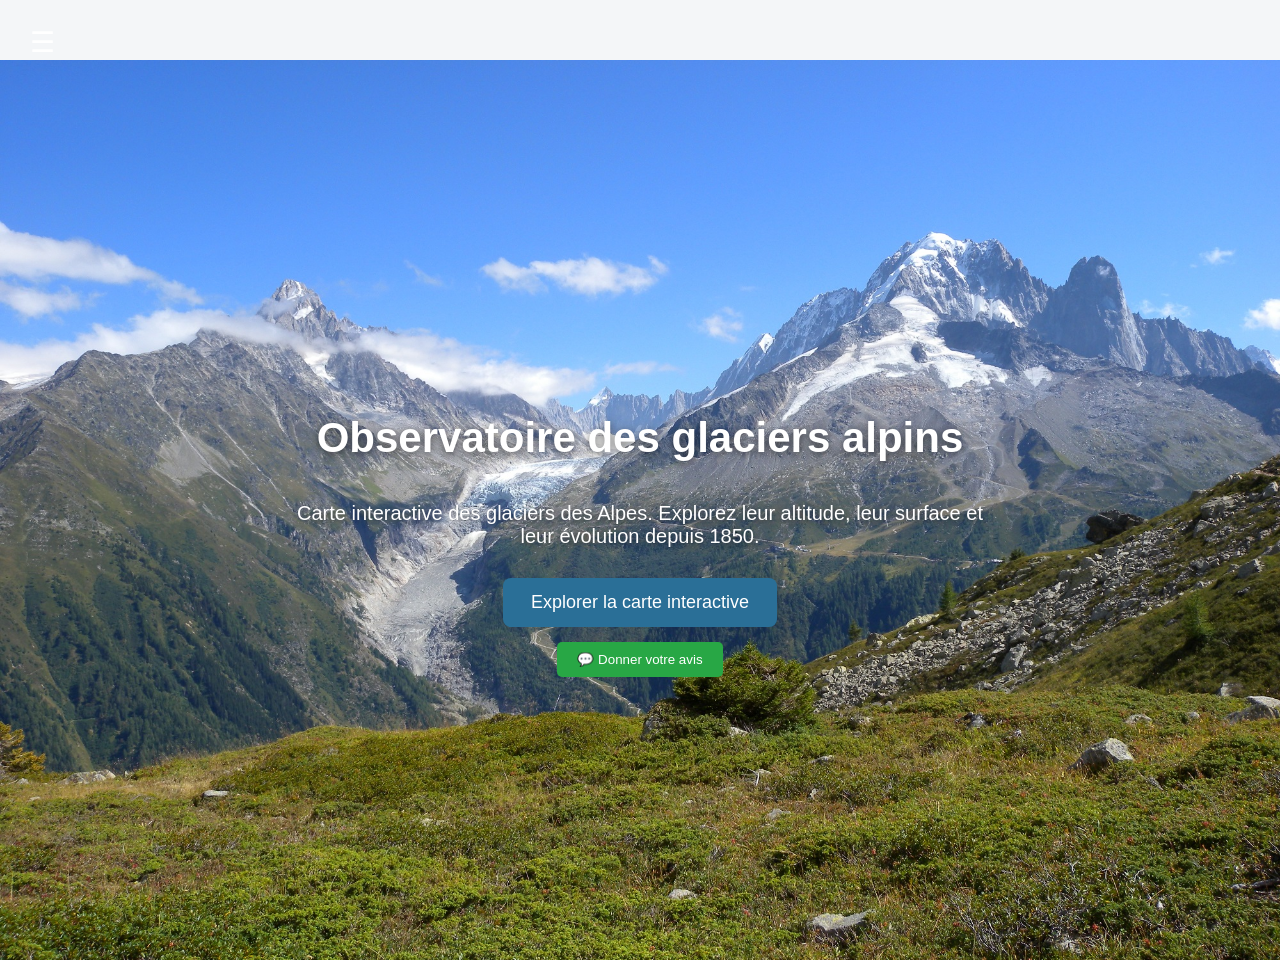
<file: frontend/index.html>
<!DOCTYPE html>
<html lang="fr">

<head>

<meta charset="UTF-8">
<meta name="viewport" content="width=device-width, initial-scale=1.0">

<meta name="description" content="Observatoire interactif des glaciers alpins : carte, statistiques et données scientifiques sur l’évolution des glaciers des Alpes.">

<meta property="og:title" content="Observatoire des glaciers alpins">
<meta property="og:description" content="Observatoire interactif des glaciers alpins : carte, statistiques et données scientifiques sur l’évolution des glaciers.">
<meta property="og:type" content="website">
<meta property="og:image" content="images/glacier-alpes.jpg">
<meta property="og:locale" content="fr_FR">

<link rel="alternate" hreflang="fr" href="index.html">
<link rel="alternate" hreflang="en" href="index-en.html">

<title>Observatoire des glaciers alpins</title>

<link rel="stylesheet" href="style.css">

<style>

.hero {
height:100vh;
background:url("images/glacier-alpes.jpg") center/cover no-repeat;
display:flex;
flex-direction:column;
justify-content:center;
align-items:center;
text-align:center;
color:white;
}

.hero h1{
font-size:42px;
margin-bottom:20px;
text-shadow:0 2px 8px rgba(0,0,0,0.6);
}

.hero p{
font-size:20px;
max-width:700px;
margin-bottom:30px;
text-shadow:0 2px 6px rgba(0,0,0,0.5);
}

.btn-main{
background:#2a6f97;
color:white;
padding:14px 28px;
border-radius:8px;
font-size:18px;
text-decoration:none;
transition:0.2s;
}

.btn-main:hover{
background:#1f5878;
}

.menu-toggle{
position:absolute;
top:20px;
left:20px;
font-size:28px;
background:none;
border:none;
color:white;
cursor:pointer;
}

.mobile-menu{
position:absolute;
top:70px;
left:20px;
background:rgba(0,0,0,0.85);
padding:20px;
border-radius:10px;
display:none;
flex-direction:column;
gap:10px;
}

.mobile-menu a{
color:white;
text-decoration:none;
font-size:18px;
}

.mobile-menu.open{
display:flex;
}

</style>

</head>

<body>

<button class="menu-toggle" onclick="toggleMenu()">☰</button>

<nav id="mobileMenu" class="mobile-menu">

<a href="index.html">Accueil</a>
<a href="map.html">Carte</a>
<a href="stats.html">Statistiques</a>
<a href="empreinte.html">Impact carbone</a>
<a href="faune.html">Faune alpine</a>
<a href="about.html">À propos</a>
<a href="sources.html">Sources</a>

<hr>

<hr>

<a href="index.html">FR</a>
<a href="index-en.html">EN</a>

</nav>


<section class="hero">

<h1>Observatoire des glaciers alpins</h1>

<p>
Carte interactive des glaciers des Alpes.
Explorez leur altitude, leur surface et leur évolution depuis 1850.
</p>

<a href="map.html" class="btn-main">
Explorer la carte interactive
</a>
<div style="text-align:center; margin-top:15px;">
  <button onclick="window.open('https://forms.gle/uKnfttTEaFBLEn4P8','_blank')"
    style="padding:10px 20px; background:#28a745; color:white; border:none; border-radius:5px; cursor:pointer;">
    💬 Donner votre avis
  </button>
</div>
</section>

<script>
function toggleMenu() {
  const menu = document.getElementById("mobileMenu");
  menu.classList.toggle("open");
}
</script>

</body>
</html>
</file>
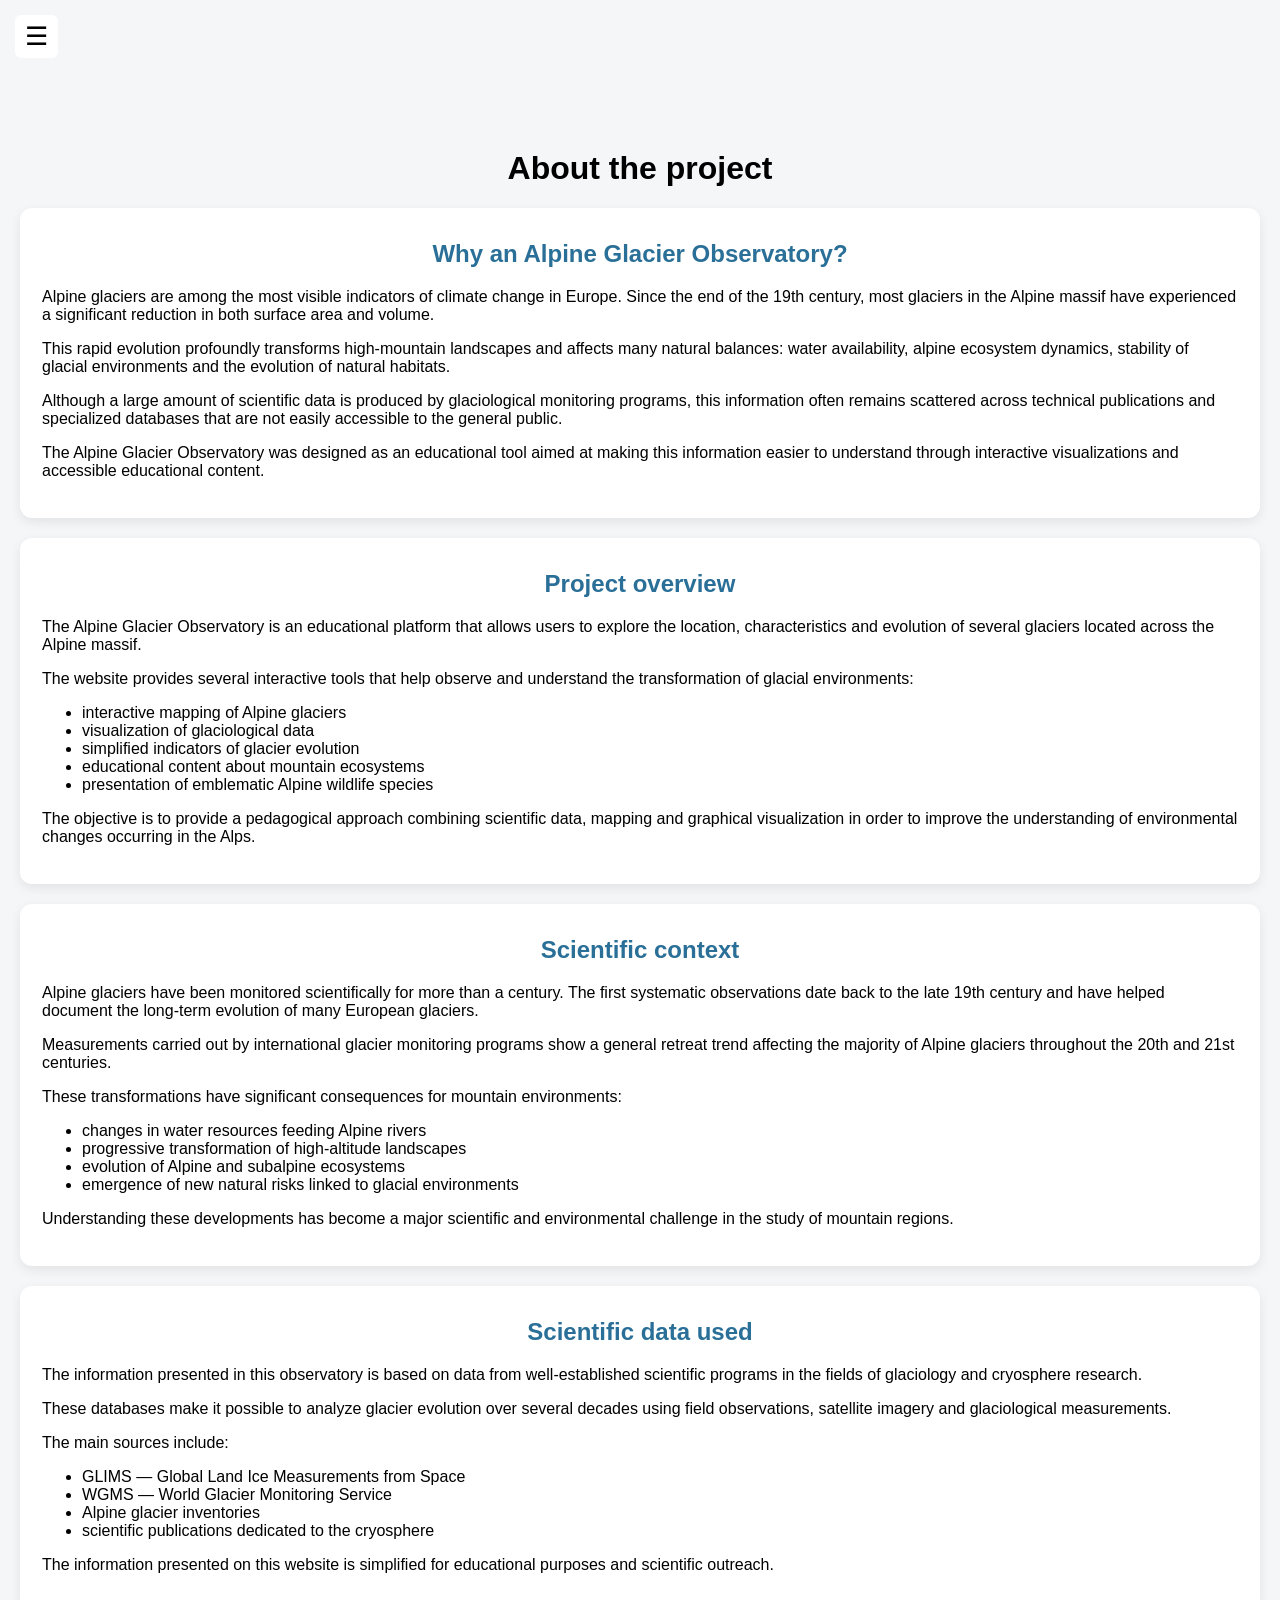
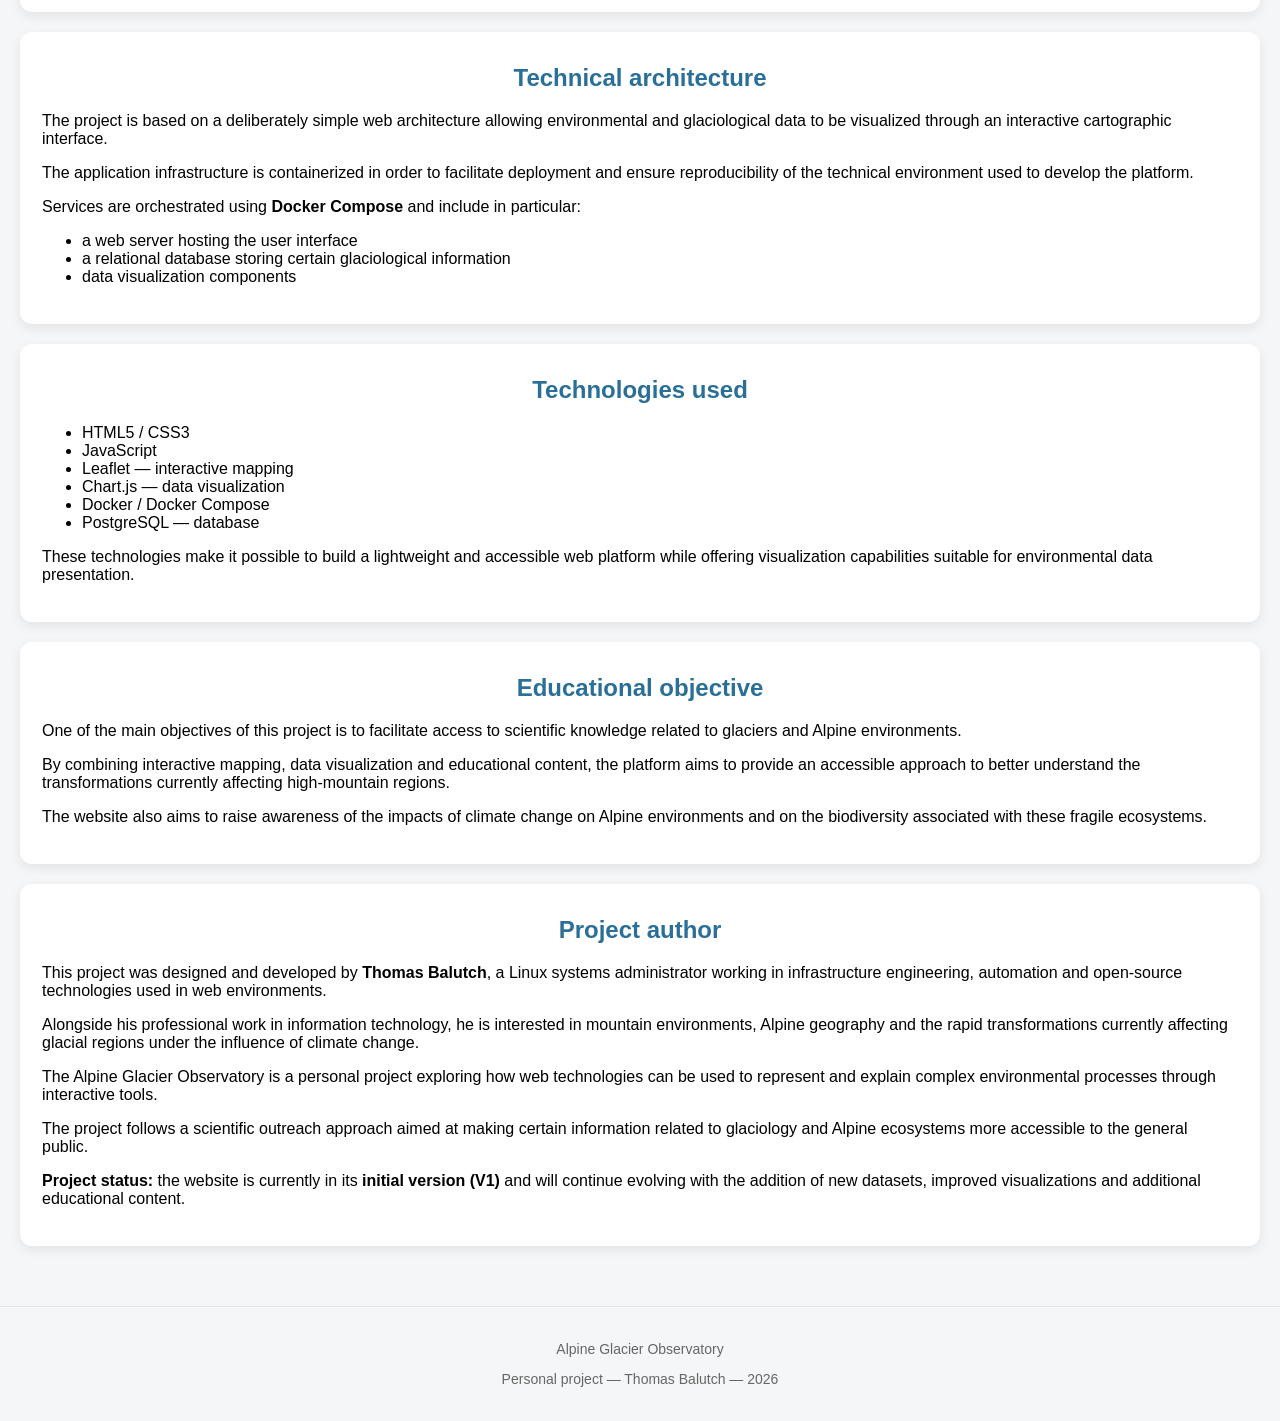
<file: frontend/about-en.html>
<!DOCTYPE html>
<html lang="en">

<head>

<meta charset="UTF-8">
<meta name="viewport" content="width=device-width, initial-scale=1">

<title>About — Alpine Glacier Observatory</title>

<link rel="stylesheet" href="style.css">

</head>


<body>


<!-- BURGER MENU -->

<button class="menu-toggle" onclick="toggleMenu()">☰</button>

<nav id="mobileMenu" class="mobile-menu">

<a href="index-en.html">Home</a>
<a href="stats-en.html">Statistics</a>
<a href="empreinte-en.html">Carbon impact</a>
<a href="faune-en.html">Alpine wildlife</a>
<a href="about-en.html">About</a>
<a href="sources-en.html">Sources</a>

<hr>

<a href="about.html">FR</a>
<a href="#">EN</a>

</nav>


<div class="container">


<h1>About the project</h1>



<div class="card">

<h2>Why an Alpine Glacier Observatory?</h2>

<p>
Alpine glaciers are among the most visible indicators of climate change in Europe. Since the end of the 19th century, most glaciers in the Alpine massif have experienced a significant reduction in both surface area and volume.
</p>

<p>
This rapid evolution profoundly transforms high-mountain landscapes and affects many natural balances: water availability, alpine ecosystem dynamics, stability of glacial environments and the evolution of natural habitats.
</p>

<p>
Although a large amount of scientific data is produced by glaciological monitoring programs, this information often remains scattered across technical publications and specialized databases that are not easily accessible to the general public.
</p>

<p>
The Alpine Glacier Observatory was designed as an educational tool aimed at making this information easier to understand through interactive visualizations and accessible educational content.
</p>

</div>



<div class="card">

<h2>Project overview</h2>

<p>
The Alpine Glacier Observatory is an educational platform that allows users to explore the location, characteristics and evolution of several glaciers located across the Alpine massif.
</p>

<p>
The website provides several interactive tools that help observe and understand the transformation of glacial environments:
</p>

<ul>

<li>interactive mapping of Alpine glaciers</li>
<li>visualization of glaciological data</li>
<li>simplified indicators of glacier evolution</li>
<li>educational content about mountain ecosystems</li>
<li>presentation of emblematic Alpine wildlife species</li>

</ul>

<p>
The objective is to provide a pedagogical approach combining scientific data, mapping and graphical visualization in order to improve the understanding of environmental changes occurring in the Alps.
</p>

</div>



<div class="card">

<h2>Scientific context</h2>

<p>
Alpine glaciers have been monitored scientifically for more than a century. The first systematic observations date back to the late 19th century and have helped document the long-term evolution of many European glaciers.
</p>

<p>
Measurements carried out by international glacier monitoring programs show a general retreat trend affecting the majority of Alpine glaciers throughout the 20th and 21st centuries.
</p>

<p>
These transformations have significant consequences for mountain environments:
</p>

<ul>

<li>changes in water resources feeding Alpine rivers</li>
<li>progressive transformation of high-altitude landscapes</li>
<li>evolution of Alpine and subalpine ecosystems</li>
<li>emergence of new natural risks linked to glacial environments</li>

</ul>

<p>
Understanding these developments has become a major scientific and environmental challenge in the study of mountain regions.
</p>

</div>



<div class="card">

<h2>Scientific data used</h2>

<p>
The information presented in this observatory is based on data from well-established scientific programs in the fields of glaciology and cryosphere research.
</p>

<p>
These databases make it possible to analyze glacier evolution over several decades using field observations, satellite imagery and glaciological measurements.
</p>

<p>
The main sources include:
</p>

<ul>

<li>GLIMS — Global Land Ice Measurements from Space</li>
<li>WGMS — World Glacier Monitoring Service</li>
<li>Alpine glacier inventories</li>
<li>scientific publications dedicated to the cryosphere</li>

</ul>

<p>
The information presented on this website is simplified for educational purposes and scientific outreach.
</p>

</div>



<div class="card">

<h2>Technical architecture</h2>

<p>
The project is based on a deliberately simple web architecture allowing environmental and glaciological data to be visualized through an interactive cartographic interface.
</p>

<p>
The application infrastructure is containerized in order to facilitate deployment and ensure reproducibility of the technical environment used to develop the platform.
</p>

<p>
Services are orchestrated using <strong>Docker Compose</strong> and include in particular:
</p>

<ul>

<li>a web server hosting the user interface</li>
<li>a relational database storing certain glaciological information</li>
<li>data visualization components</li>

</ul>

</div>



<div class="card">

<h2>Technologies used</h2>

<ul>

<li>HTML5 / CSS3</li>
<li>JavaScript</li>
<li>Leaflet — interactive mapping</li>
<li>Chart.js — data visualization</li>
<li>Docker / Docker Compose</li>
<li>PostgreSQL — database</li>

</ul>

<p>
These technologies make it possible to build a lightweight and accessible web platform while offering visualization capabilities suitable for environmental data presentation.
</p>

</div>



<div class="card">

<h2>Educational objective</h2>

<p>
One of the main objectives of this project is to facilitate access to scientific knowledge related to glaciers and Alpine environments.
</p>

<p>
By combining interactive mapping, data visualization and educational content, the platform aims to provide an accessible approach to better understand the transformations currently affecting high-mountain regions.
</p>

<p>
The website also aims to raise awareness of the impacts of climate change on Alpine environments and on the biodiversity associated with these fragile ecosystems.
</p>

</div>



<div class="card">

<h2>Project author</h2>

<p>
This project was designed and developed by <strong>Thomas Balutch</strong>, a Linux systems administrator working in infrastructure engineering, automation and open-source technologies used in web environments.
</p>

<p>
Alongside his professional work in information technology, he is interested in mountain environments, Alpine geography and the rapid transformations currently affecting glacial regions under the influence of climate change.
</p>

<p>
The Alpine Glacier Observatory is a personal project exploring how web technologies can be used to represent and explain complex environmental processes through interactive tools.
</p>

<p>
The project follows a scientific outreach approach aimed at making certain information related to glaciology and Alpine ecosystems more accessible to the general public.
</p>

<p>
<strong>Project status:</strong> the website is currently in its <strong>initial version (V1)</strong> and will continue evolving with the addition of new datasets, improved visualizations and additional educational content.
</p>

</div>



</div>



<footer class="footer">

<p>Alpine Glacier Observatory</p>
<p>Personal project — Thomas Balutch — 2026</p>

</footer>



<script>

function toggleMenu() {

const menu = document.getElementById("mobileMenu");

menu.classList.toggle("open");

}

</script>


</body>
</html>
</file>
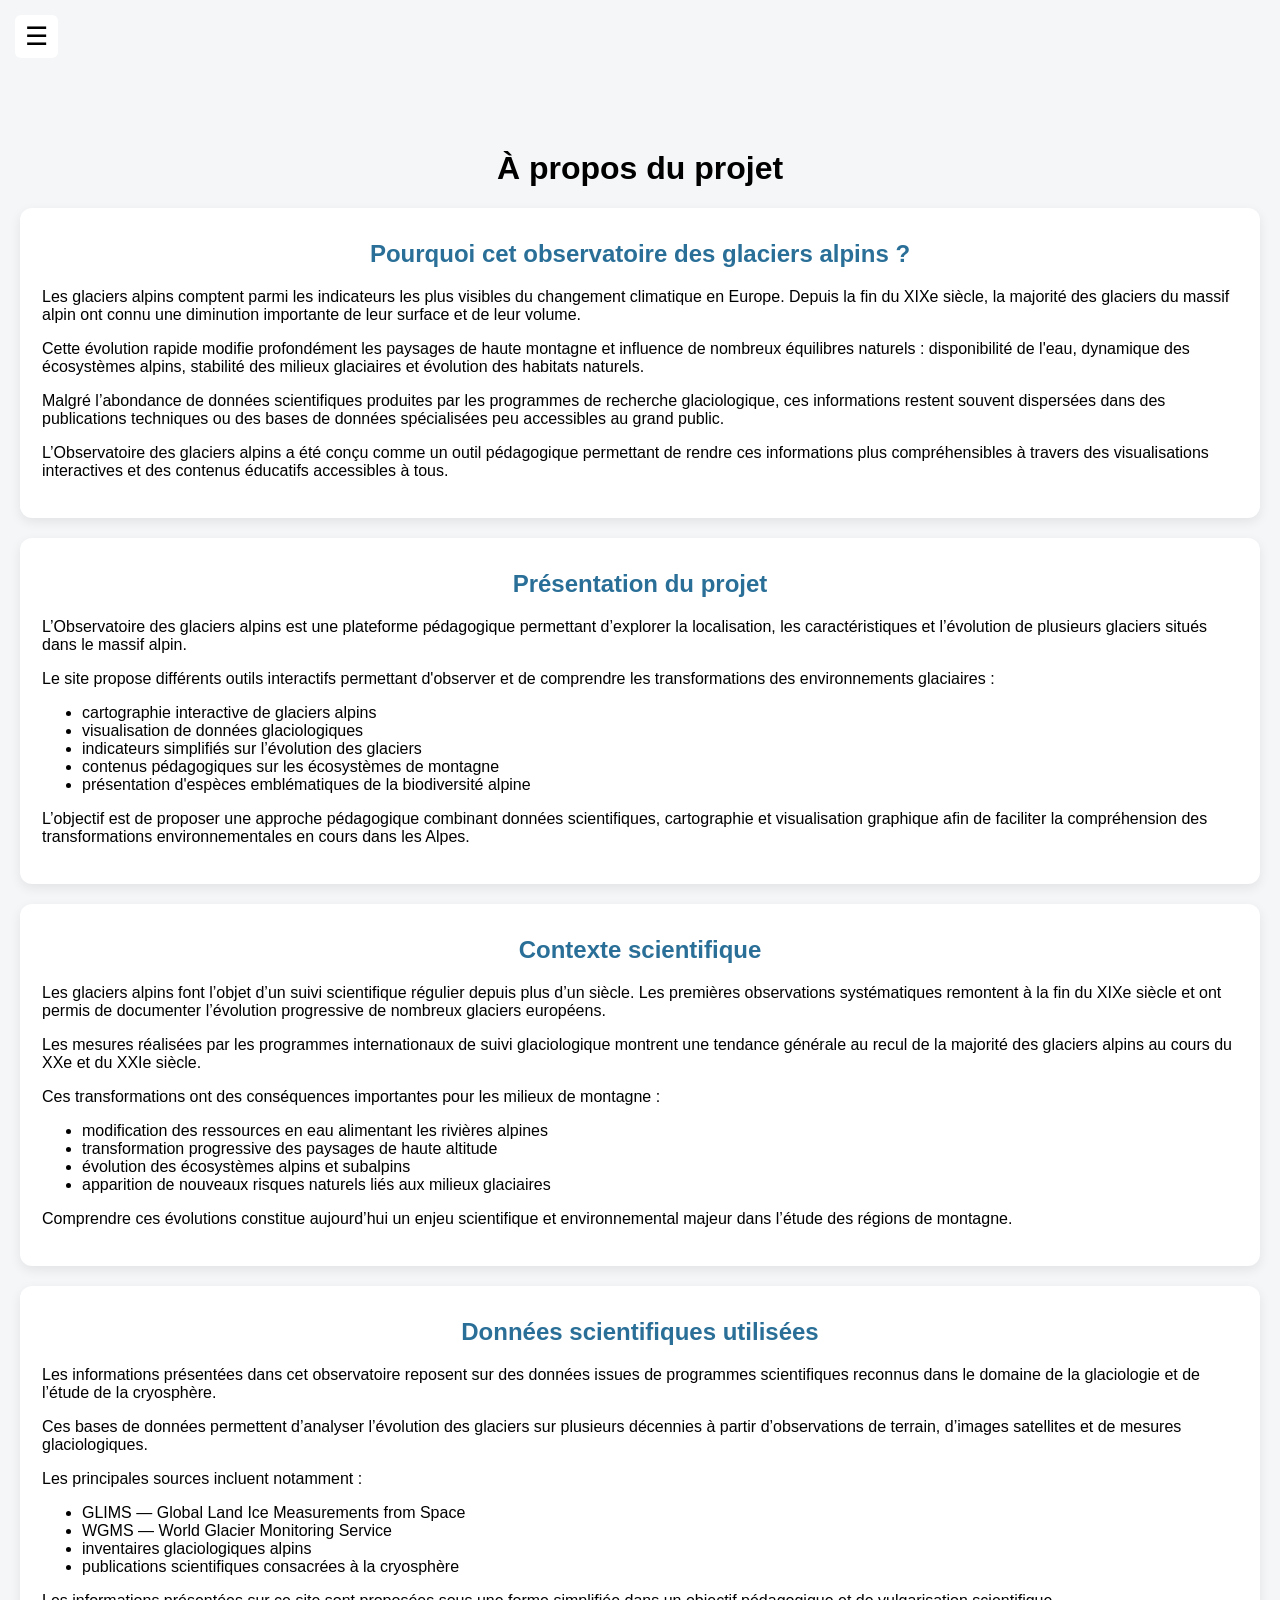
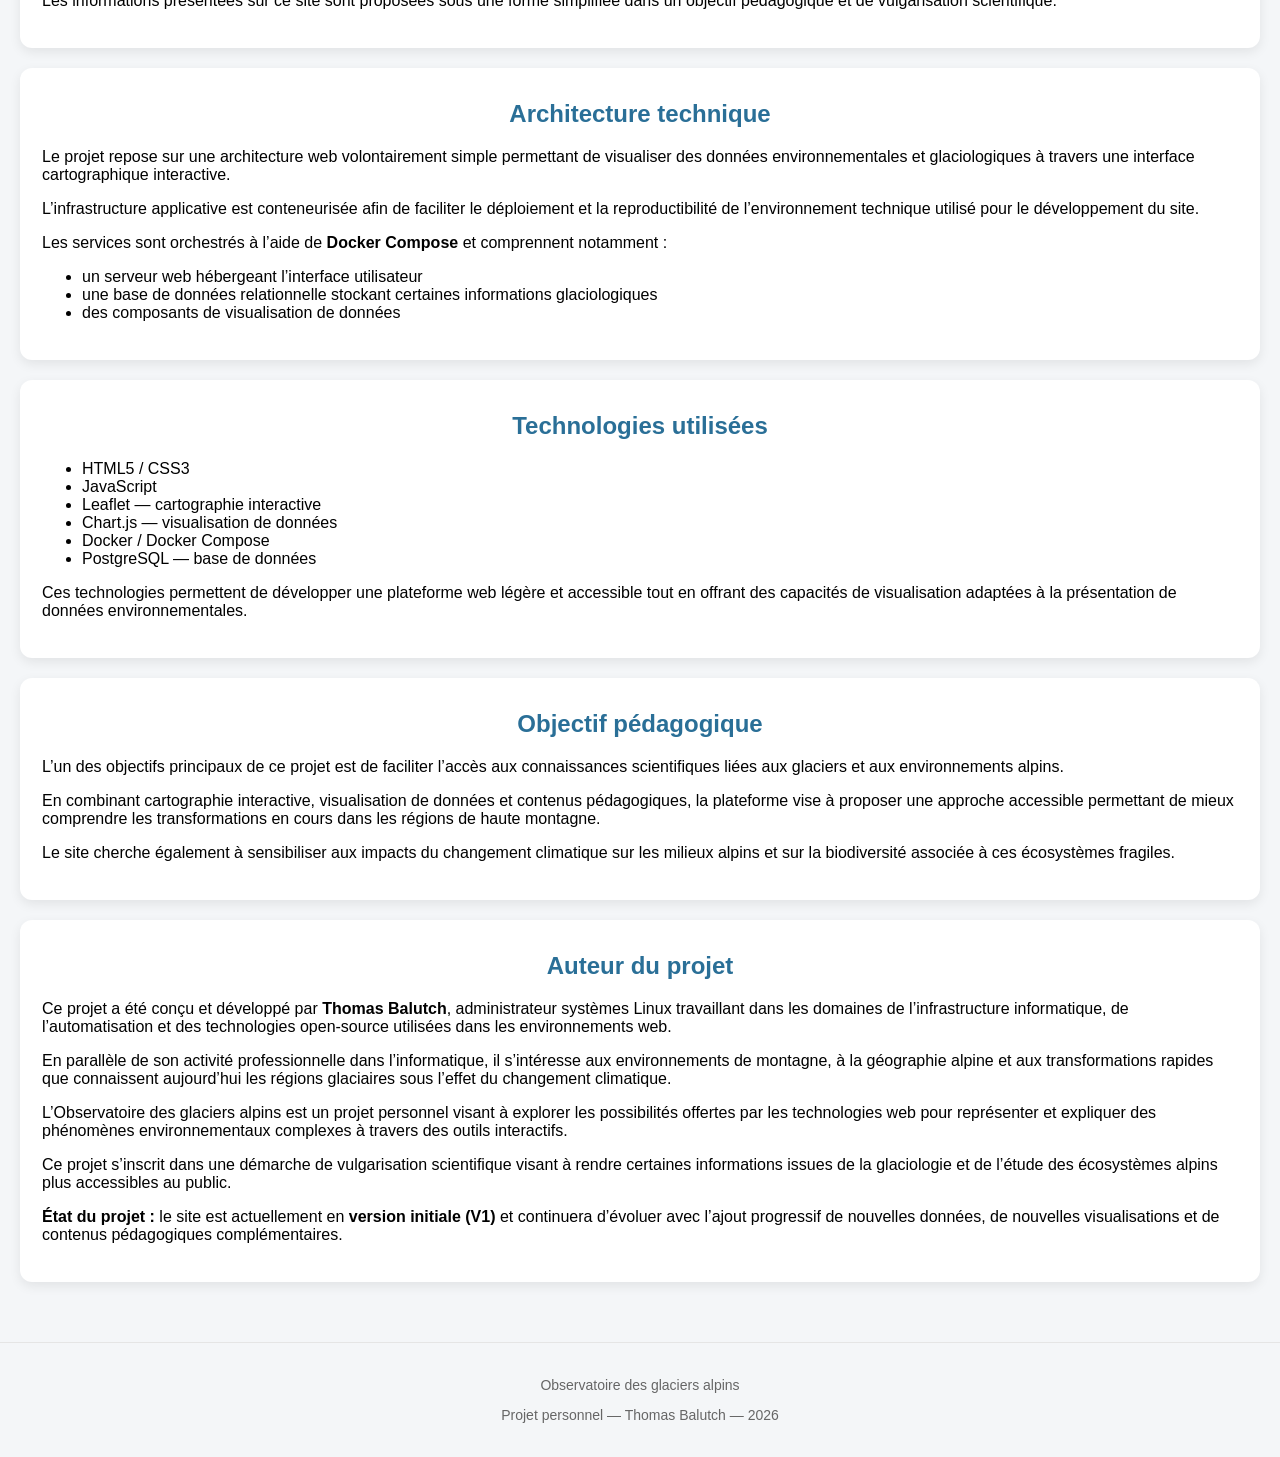
<file: frontend/about.html>
<!DOCTYPE html>
<html lang="fr">

<head>

<meta charset="UTF-8">
<meta name="viewport" content="width=device-width, initial-scale=1">

<title>À propos — Observatoire des glaciers alpins</title>

<link rel="stylesheet" href="style.css">

</head>


<body>


<!-- MENU BURGER -->

<button class="menu-toggle" onclick="toggleMenu()">☰</button>

<nav id="mobileMenu" class="mobile-menu">

<a href="index.html">Accueil</a>
<a href="stats.html">Statistiques</a>
<a href="empreinte.html">Impact carbone</a>
<a href="faune.html">Faune alpine</a>
<a href="about.html">À propos</a>
<a href="sources.html">Sources</a>

<hr>

<a href="#">FR</a>
<a href="#">EN</a>

</nav>


<div class="container">

<h1>À propos du projet</h1>



<div class="card">

<h2>Pourquoi cet observatoire des glaciers alpins ?</h2>

<p>
Les glaciers alpins comptent parmi les indicateurs les plus visibles du changement climatique en Europe. Depuis la fin du XIXe siècle, la majorité des glaciers du massif alpin ont connu une diminution importante de leur surface et de leur volume.
</p>

<p>
Cette évolution rapide modifie profondément les paysages de haute montagne et influence de nombreux équilibres naturels : disponibilité de l'eau, dynamique des écosystèmes alpins, stabilité des milieux glaciaires et évolution des habitats naturels.
</p>

<p>
Malgré l’abondance de données scientifiques produites par les programmes de recherche glaciologique, ces informations restent souvent dispersées dans des publications techniques ou des bases de données spécialisées peu accessibles au grand public.
</p>

<p>
L’Observatoire des glaciers alpins a été conçu comme un outil pédagogique permettant de rendre ces informations plus compréhensibles à travers des visualisations interactives et des contenus éducatifs accessibles à tous.
</p>

</div>



<div class="card">

<h2>Présentation du projet</h2>

<p>
L’Observatoire des glaciers alpins est une plateforme pédagogique permettant d’explorer la localisation, les caractéristiques et l’évolution de plusieurs glaciers situés dans le massif alpin.
</p>

<p>
Le site propose différents outils interactifs permettant d'observer et de comprendre les transformations des environnements glaciaires :
</p>

<ul>

<li>cartographie interactive de glaciers alpins</li>
<li>visualisation de données glaciologiques</li>
<li>indicateurs simplifiés sur l’évolution des glaciers</li>
<li>contenus pédagogiques sur les écosystèmes de montagne</li>
<li>présentation d'espèces emblématiques de la biodiversité alpine</li>

</ul>

<p>
L’objectif est de proposer une approche pédagogique combinant données scientifiques, cartographie et visualisation graphique afin de faciliter la compréhension des transformations environnementales en cours dans les Alpes.
</p>

</div>



<div class="card">

<h2>Contexte scientifique</h2>

<p>
Les glaciers alpins font l’objet d’un suivi scientifique régulier depuis plus d’un siècle. Les premières observations systématiques remontent à la fin du XIXe siècle et ont permis de documenter l’évolution progressive de nombreux glaciers européens.
</p>

<p>
Les mesures réalisées par les programmes internationaux de suivi glaciologique montrent une tendance générale au recul de la majorité des glaciers alpins au cours du XXe et du XXIe siècle.
</p>

<p>
Ces transformations ont des conséquences importantes pour les milieux de montagne :
</p>

<ul>

<li>modification des ressources en eau alimentant les rivières alpines</li>
<li>transformation progressive des paysages de haute altitude</li>
<li>évolution des écosystèmes alpins et subalpins</li>
<li>apparition de nouveaux risques naturels liés aux milieux glaciaires</li>

</ul>

<p>
Comprendre ces évolutions constitue aujourd’hui un enjeu scientifique et environnemental majeur dans l’étude des régions de montagne.
</p>

</div>



<div class="card">

<h2>Données scientifiques utilisées</h2>

<p>
Les informations présentées dans cet observatoire reposent sur des données issues de programmes scientifiques reconnus dans le domaine de la glaciologie et de l’étude de la cryosphère.
</p>

<p>
Ces bases de données permettent d’analyser l’évolution des glaciers sur plusieurs décennies à partir d’observations de terrain, d’images satellites et de mesures glaciologiques.
</p>

<p>
Les principales sources incluent notamment :
</p>

<ul>

<li>GLIMS — Global Land Ice Measurements from Space</li>
<li>WGMS — World Glacier Monitoring Service</li>
<li>inventaires glaciologiques alpins</li>
<li>publications scientifiques consacrées à la cryosphère</li>

</ul>

<p>
Les informations présentées sur ce site sont proposées sous une forme simplifiée dans un objectif pédagogique et de vulgarisation scientifique.
</p>

</div>



<div class="card">

<h2>Architecture technique</h2>

<p>
Le projet repose sur une architecture web volontairement simple permettant de visualiser des données environnementales et glaciologiques à travers une interface cartographique interactive.
</p>

<p>
L’infrastructure applicative est conteneurisée afin de faciliter le déploiement et la reproductibilité de l’environnement technique utilisé pour le développement du site.
</p>

<p>
Les services sont orchestrés à l’aide de <strong>Docker Compose</strong> et comprennent notamment :
</p>

<ul>

<li>un serveur web hébergeant l’interface utilisateur</li>
<li>une base de données relationnelle stockant certaines informations glaciologiques</li>
<li>des composants de visualisation de données</li>

</ul>

</div>



<div class="card">

<h2>Technologies utilisées</h2>

<ul>

<li>HTML5 / CSS3</li>
<li>JavaScript</li>
<li>Leaflet — cartographie interactive</li>
<li>Chart.js — visualisation de données</li>
<li>Docker / Docker Compose</li>
<li>PostgreSQL — base de données</li>

</ul>

<p>
Ces technologies permettent de développer une plateforme web légère et accessible tout en offrant des capacités de visualisation adaptées à la présentation de données environnementales.
</p>

</div>



<div class="card">

<h2>Objectif pédagogique</h2>

<p>
L’un des objectifs principaux de ce projet est de faciliter l’accès aux connaissances scientifiques liées aux glaciers et aux environnements alpins.
</p>

<p>
En combinant cartographie interactive, visualisation de données et contenus pédagogiques, la plateforme vise à proposer une approche accessible permettant de mieux comprendre les transformations en cours dans les régions de haute montagne.
</p>

<p>
Le site cherche également à sensibiliser aux impacts du changement climatique sur les milieux alpins et sur la biodiversité associée à ces écosystèmes fragiles.
</p>

</div>



<div class="card">

<h2>Auteur du projet</h2>

<p>
Ce projet a été conçu et développé par <strong>Thomas Balutch</strong>, administrateur systèmes Linux travaillant dans les domaines de l’infrastructure informatique, de l’automatisation et des technologies open-source utilisées dans les environnements web.
</p>

<p>
En parallèle de son activité professionnelle dans l’informatique, il s’intéresse aux environnements de montagne, à la géographie alpine et aux transformations rapides que connaissent aujourd’hui les régions glaciaires sous l’effet du changement climatique.
</p>

<p>
L’Observatoire des glaciers alpins est un projet personnel visant à explorer les possibilités offertes par les technologies web pour représenter et expliquer des phénomènes environnementaux complexes à travers des outils interactifs.
</p>

<p>
Ce projet s’inscrit dans une démarche de vulgarisation scientifique visant à rendre certaines informations issues de la glaciologie et de l’étude des écosystèmes alpins plus accessibles au public.
</p>

<p>
<strong>État du projet :</strong> le site est actuellement en <strong>version initiale (V1)</strong> et continuera d’évoluer avec l’ajout progressif de nouvelles données, de nouvelles visualisations et de contenus pédagogiques complémentaires.
</p>

</div>



</div>



<footer class="footer">

<p>Observatoire des glaciers alpins</p>
<p>Projet personnel — Thomas Balutch — 2026</p>

</footer>



<script>

function toggleMenu() {

const menu = document.getElementById("mobileMenu");

menu.classList.toggle("open");

}

</script>


</body>
</html>
</file>
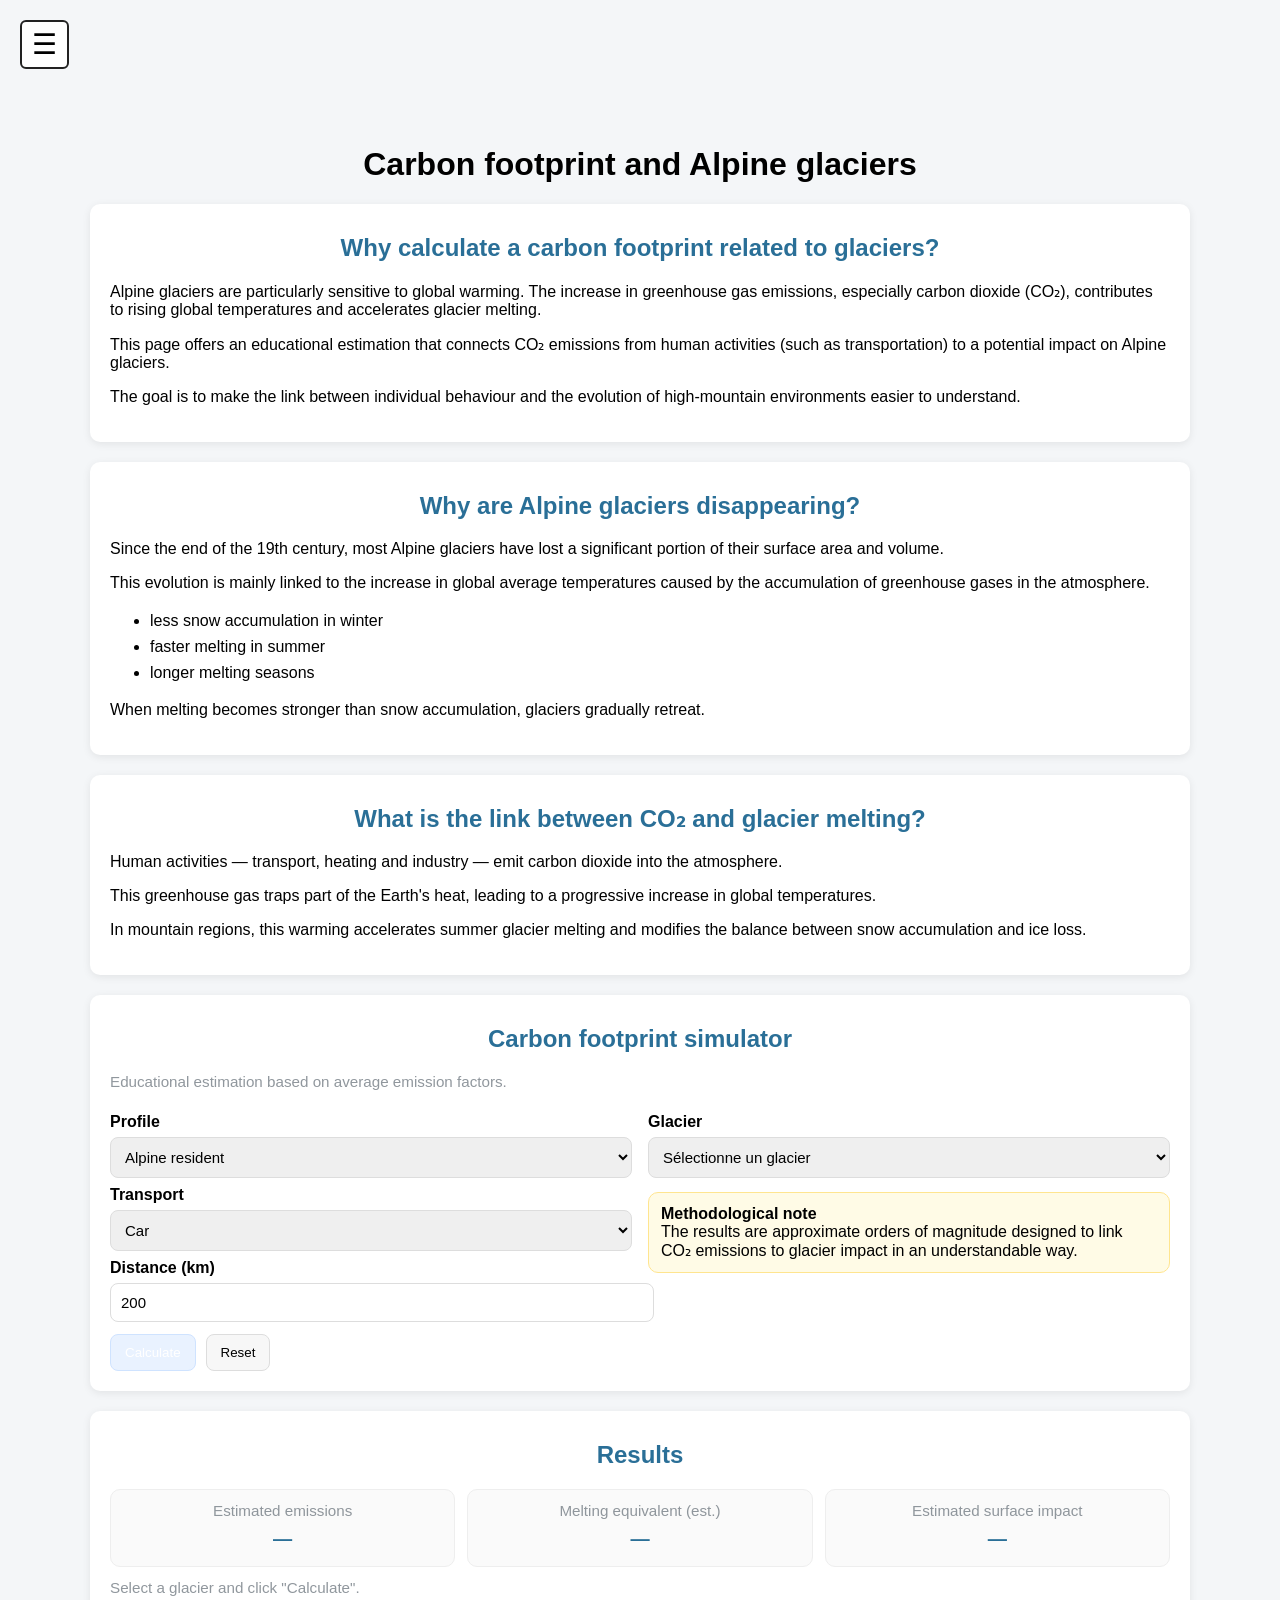
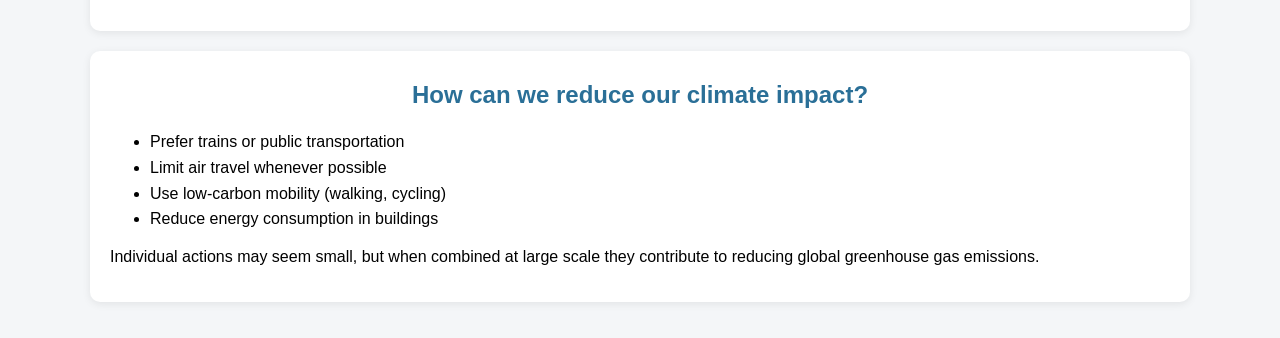
<file: frontend/empreinte-en.html>
<!doctype html>
<html lang="en">

<head>

<meta charset="utf-8">
<meta name="viewport" content="width=device-width, initial-scale=1">

<title>Carbon footprint — Alpine glaciers</title>

<link rel="stylesheet" href="style.css" />

<style>

/* BURGER MENU */

.menu-toggle{
position:fixed;
top:20px;
left:20px;
font-size:28px;
background:white;
border:2px solid #222;
border-radius:6px;
padding:6px 10px;
cursor:pointer;
z-index:10000;
}

.mobile-menu{
display:none;
flex-direction:column;
position:fixed;
top:70px;
left:10px;
background:rgba(0,0,0,0.92);
padding:20px;
border-radius:12px;
z-index:9999;
min-width:170px;
box-shadow:0 6px 18px rgba(0,0,0,0.25);
}

.mobile-menu a{
color:white;
text-decoration:none;
padding:10px 0;
font-size:16px;
display:block;
}

.mobile-menu.open{
display:flex;
}

.container{
max-width:1100px;
margin:0 auto;
padding:16px;
}

.card{
background:#fff;
border-radius:10px;
padding:20px;
margin:20px 0;
box-shadow:0 2px 8px rgba(0,0,0,.08);
}

.grid{
display:grid;
grid-template-columns:1fr 1fr;
gap:16px;
}

@media (max-width:900px){
.grid{
grid-template-columns:1fr;
}
}

label{
display:block;
margin:8px 0 6px;
font-weight:600;
}

select,input{
width:100%;
padding:10px;
border-radius:8px;
border:1px solid #ddd;
}

.btnrow{
display:flex;
gap:10px;
flex-wrap:wrap;
margin-top:12px;
}

.btn{
padding:10px 14px;
border-radius:8px;
border:1px solid #ddd;
background:#f7f7f7;
cursor:pointer;
}

.btn.primary{
background:#e9f2ff;
border-color:#cfe3ff;
}

.muted{
opacity:.75;
font-size:0.95em;
}

.kpi{
display:grid;
grid-template-columns:repeat(3,1fr);
gap:12px;
}

@media (max-width:900px){
.kpi{
grid-template-columns:1fr;
}
}

.kpi .box{
background:#fafafa;
border:1px solid #eee;
border-radius:10px;
padding:12px;
}

.kpi .value{
font-size:1.2em;
font-weight:800;
margin-top:6px;
line-height:1.5;
}

.note{
background:#fffbe6;
border:1px solid #ffe58f;
padding:12px;
border-radius:10px;
}

ul{
line-height:1.6;
}

</style>

</head>

<body class="page-empreinte">

<button class="menu-toggle" onclick="toggleMenu()">☰</button>

<nav id="mobileMenu" class="mobile-menu">
<a href="index-en.html">Home</a>
<a href="map-en.html">Map</a>
<a href="stats-en.html">Statistics</a>
<a href="empreinte-en.html">Carbon impact</a>
<a href="faune-en.html">Alpine wildlife</a>
<a href="about-en.html">About</a>
<a href="sources-en.html">Sources</a>
<a href="empreinte.html">FR</a>
<a href="empreinte-en.html">EN</a>
</nav>

<div class="container">

<h1>Carbon footprint and Alpine glaciers</h1>

<div class="card">

<h2>Why calculate a carbon footprint related to glaciers?</h2>

<p>
Alpine glaciers are particularly sensitive to global warming.
The increase in greenhouse gas emissions, especially carbon dioxide (CO₂),
contributes to rising global temperatures and accelerates glacier melting.
</p>

<p>
This page offers an educational estimation that connects CO₂ emissions
from human activities (such as transportation) to a potential impact
on Alpine glaciers.
</p>

<p>
The goal is to make the link between individual behaviour and the
evolution of high-mountain environments easier to understand.
</p>

</div>

<div class="card">

<h2>Why are Alpine glaciers disappearing?</h2>

<p>
Since the end of the 19th century, most Alpine glaciers have lost
a significant portion of their surface area and volume.
</p>

<p>
This evolution is mainly linked to the increase in global
average temperatures caused by the accumulation of greenhouse gases
in the atmosphere.
</p>

<ul>
<li>less snow accumulation in winter</li>
<li>faster melting in summer</li>
<li>longer melting seasons</li>
</ul>

<p>
When melting becomes stronger than snow accumulation,
glaciers gradually retreat.
</p>

</div>

<div class="card">

<h2>What is the link between CO₂ and glacier melting?</h2>

<p>
Human activities — transport, heating and industry —
emit carbon dioxide into the atmosphere.
</p>

<p>
This greenhouse gas traps part of the Earth's heat,
leading to a progressive increase in global temperatures.
</p>

<p>
In mountain regions, this warming accelerates
summer glacier melting and modifies the balance
between snow accumulation and ice loss.
</p>

</div>

<div class="card">

<h2>Carbon footprint simulator</h2>

<p class="muted">
Educational estimation based on average emission factors.
</p>

<div class="grid">

<div>

<label for="profile">Profile</label>
<select id="profile">
<option value="habitant">Alpine resident</option>
<option value="touriste">Tourist</option>
</select>

<label for="transport">Transport</label>
<select id="transport">
<option value="voiture">Car</option>
<option value="train">Train</option>
<option value="avion">Airplane</option>
</select>

<label for="distance">Distance (km)</label>
<input id="distance" type="number" min="0" step="1" value="200">

</div>

<div>

<label for="glacier">Glacier</label>
<select id="glacier">
<option value="">Loading…</option>
</select>

<div class="note" style="margin-top:14px;">
<strong>Methodological note</strong><br>
The results are approximate orders of magnitude designed
to link CO₂ emissions to glacier impact in an understandable way.
</div>

</div>

</div>

<div class="btnrow">
<button class="btn primary" id="btnCalc">Calculate</button>
<button class="btn" id="btnReset">Reset</button>
</div>

</div>

<div class="card">

<h2>Results</h2>

<div class="kpi">

<div class="box">
<div class="muted">Estimated emissions</div>
<div class="value" id="outCo2">—</div>
</div>

<div class="box">
<div class="muted">Melting equivalent (est.)</div>
<div class="value" id="outDays">—</div>
</div>

<div class="box">
<div class="muted">Estimated surface impact</div>
<div class="value" id="outM2">—</div>
</div>

</div>

<p class="muted" id="outDetails" style="margin-top:12px;">
Select a glacier and click "Calculate".
</p>

<div id="equivalent" class="muted" style="margin-top:12px;"></div>

</div>

<div class="card">

<h2>How can we reduce our climate impact?</h2>

<ul>
<li>Prefer trains or public transportation</li>
<li>Limit air travel whenever possible</li>
<li>Use low-carbon mobility (walking, cycling)</li>
<li>Reduce energy consumption in buildings</li>
</ul>

<p>
Individual actions may seem small, but when combined
at large scale they contribute to reducing global
greenhouse gas emissions.
</p>

</div>

</div>

<script src="empreinte.js" defer></script>

<script>
function toggleMenu(){
const menu=document.getElementById("mobileMenu");
menu.classList.toggle("open");
}
</script>

</body>
</html>
</file>
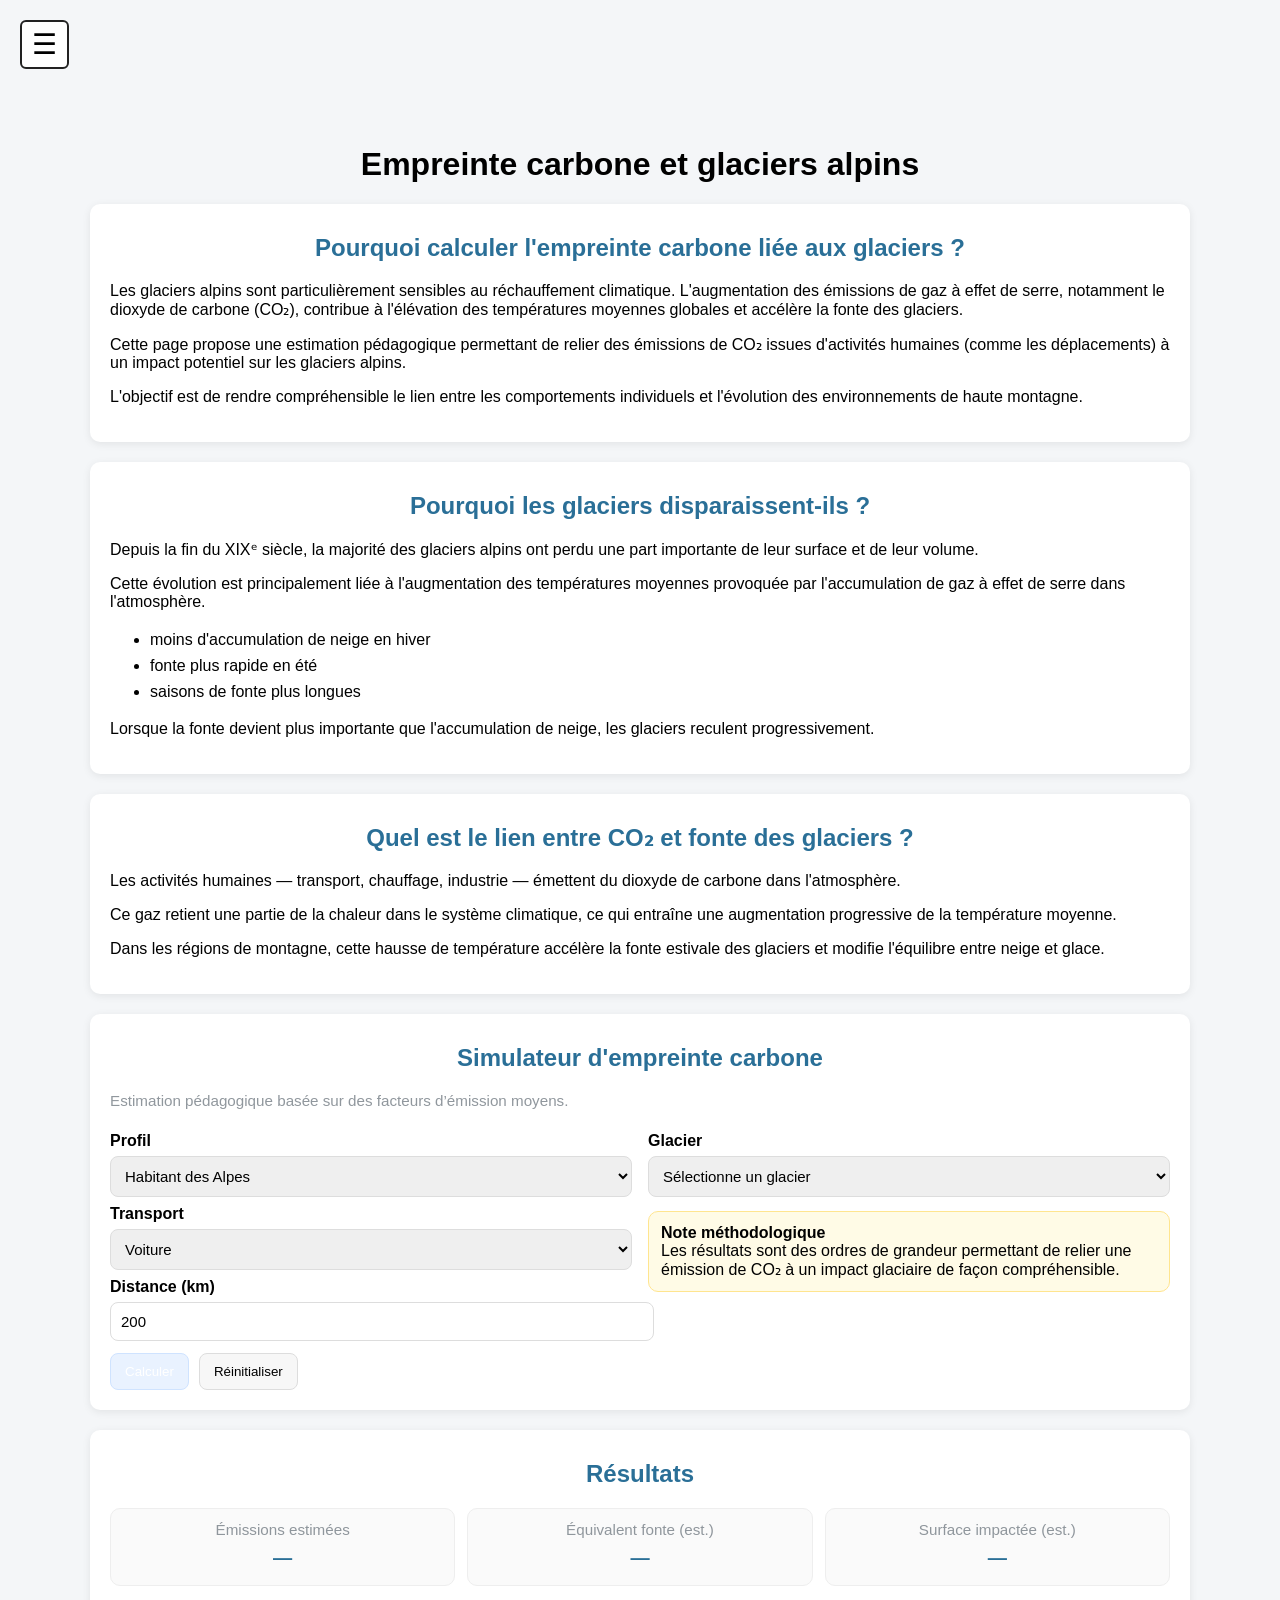
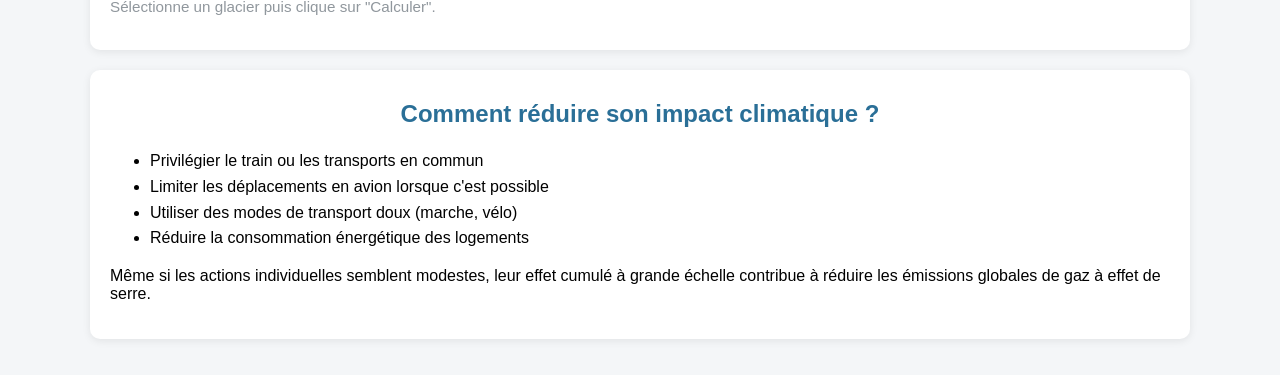
<file: frontend/empreinte.html>
<!doctype html>
<html lang="fr">

<head>

<meta charset="utf-8">
<meta name="viewport" content="width=device-width, initial-scale=1">

<title>Empreinte carbone — Glaciers alpins</title>

<link rel="stylesheet" href="style.css" />

<style>

/* MENU BURGER */

.menu-toggle{
position:fixed;
top:20px;
left:20px;
font-size:28px;
background:white;
border:2px solid #222;
border-radius:6px;
padding:6px 10px;
cursor:pointer;
z-index:10000;
}

.mobile-menu{
display:none;
flex-direction:column;
position:fixed;
top:70px;
left:10px;
background:rgba(0,0,0,0.92);
padding:20px;
border-radius:12px;
z-index:9999;
min-width:170px;
box-shadow:0 6px 18px rgba(0,0,0,0.25);
}

.mobile-menu a{
color:white;
text-decoration:none;
padding:10px 0;
font-size:16px;
display:block;
}

.mobile-menu.open{
display:flex;
}

.container{
max-width:1100px;
margin:0 auto;
padding:16px;
}

.card{
background:#fff;
border-radius:10px;
padding:20px;
margin:20px 0;
box-shadow:0 2px 8px rgba(0,0,0,.08);
}

.grid{
display:grid;
grid-template-columns:1fr 1fr;
gap:16px;
}

@media (max-width:900px){
.grid{
grid-template-columns:1fr;
}
}

label{
display:block;
margin:8px 0 6px;
font-weight:600;
}

select,input{
width:100%;
padding:10px;
border-radius:8px;
border:1px solid #ddd;
}

.btnrow{
display:flex;
gap:10px;
flex-wrap:wrap;
margin-top:12px;
}

.btn{
padding:10px 14px;
border-radius:8px;
border:1px solid #ddd;
background:#f7f7f7;
cursor:pointer;
}

.btn.primary{
background:#e9f2ff;
border-color:#cfe3ff;
}

.muted{
opacity:.75;
font-size:0.95em;
}

.kpi{
display:grid;
grid-template-columns:repeat(3,1fr);
gap:12px;
}

@media (max-width:900px){
.kpi{
grid-template-columns:1fr;
}
}

.kpi .box{
background:#fafafa;
border:1px solid #eee;
border-radius:10px;
padding:12px;
}

.kpi .value{
font-size:1.2em;
font-weight:800;
margin-top:6px;
line-height:1.5;
}

.note{
background:#fffbe6;
border:1px solid #ffe58f;
padding:12px;
border-radius:10px;
}

ul{
line-height:1.6;
}

</style>

</head>

<body class="page-empreinte">

<button class="menu-toggle" onclick="toggleMenu()">☰</button>

<nav id="mobileMenu" class="mobile-menu">
<a href="index.html">Accueil</a>
<a href="map.html">Carte</a>
<a href="stats.html">Statistiques</a>
<a href="empreinte.html">Impact carbone</a>
<a href="faune.html">Faune alpine</a>
<a href="about.html">À propos</a>
<a href="sources.html">Sources</a>
<a href="map.html">FR</a>
<a href="map-en.html">EN</a>
</nav>

<div class="container">

<h1>Empreinte carbone et glaciers alpins</h1>

<div class="card">

<h2>Pourquoi calculer l'empreinte carbone liée aux glaciers ?</h2>

<p>
Les glaciers alpins sont particulièrement sensibles au réchauffement climatique.
L'augmentation des émissions de gaz à effet de serre, notamment le dioxyde de carbone (CO₂),
contribue à l'élévation des températures moyennes globales et accélère la fonte des glaciers.
</p>

<p>
Cette page propose une estimation pédagogique permettant de relier des émissions
de CO₂ issues d'activités humaines (comme les déplacements) à un impact potentiel
sur les glaciers alpins.
</p>

<p>
L'objectif est de rendre compréhensible le lien entre les comportements individuels
et l'évolution des environnements de haute montagne.
</p>

</div>

<div class="card">

<h2>Pourquoi les glaciers disparaissent-ils ?</h2>

<p>
Depuis la fin du XIXᵉ siècle, la majorité des glaciers alpins ont perdu
une part importante de leur surface et de leur volume.
</p>

<p>
Cette évolution est principalement liée à l'augmentation des températures
moyennes provoquée par l'accumulation de gaz à effet de serre dans l'atmosphère.
</p>

<ul>
<li>moins d'accumulation de neige en hiver</li>
<li>fonte plus rapide en été</li>
<li>saisons de fonte plus longues</li>
</ul>

<p>
Lorsque la fonte devient plus importante que l'accumulation de neige,
les glaciers reculent progressivement.
</p>

</div>

<div class="card">

<h2>Quel est le lien entre CO₂ et fonte des glaciers ?</h2>

<p>
Les activités humaines — transport, chauffage, industrie —
émettent du dioxyde de carbone dans l'atmosphère.
</p>

<p>
Ce gaz retient une partie de la chaleur dans le système climatique,
ce qui entraîne une augmentation progressive de la température moyenne.
</p>

<p>
Dans les régions de montagne, cette hausse de température
accélère la fonte estivale des glaciers et modifie l'équilibre
entre neige et glace.
</p>

</div>

<div class="card">

<h2>Simulateur d'empreinte carbone</h2>

<p class="muted">
Estimation pédagogique basée sur des facteurs d’émission moyens.
</p>

<div class="grid">

<div>

<label for="profile">Profil</label>
<select id="profile">
<option value="habitant">Habitant des Alpes</option>
<option value="touriste">Touriste</option>
</select>

<label for="transport">Transport</label>
<select id="transport">
<option value="voiture">Voiture</option>
<option value="train">Train</option>
<option value="avion">Avion</option>
</select>

<label for="distance">Distance (km)</label>
<input id="distance" type="number" min="0" step="1" value="200">

</div>

<div>

<label for="glacier">Glacier</label>
<select id="glacier">
<option value="">Chargement…</option>
</select>

<div class="note" style="margin-top:14px;">
<strong>Note méthodologique</strong><br>
Les résultats sont des ordres de grandeur permettant
de relier une émission de CO₂ à un impact glaciaire
de façon compréhensible.
</div>

</div>

</div>

<div class="btnrow">
<button class="btn primary" id="btnCalc">Calculer</button>
<button class="btn" id="btnReset">Réinitialiser</button>
</div>

</div>

<div class="card">

<h2>Résultats</h2>

<div class="kpi">

<div class="box">
<div class="muted">Émissions estimées</div>
<div class="value" id="outCo2">—</div>
</div>

<div class="box">
<div class="muted">Équivalent fonte (est.)</div>
<div class="value" id="outDays">—</div>
</div>

<div class="box">
<div class="muted">Surface impactée (est.)</div>
<div class="value" id="outM2">—</div>
</div>

</div>

<p class="muted" id="outDetails" style="margin-top:12px;">
Sélectionne un glacier puis clique sur "Calculer".
</p>

<div id="equivalent" class="muted" style="margin-top:12px;"></div>

</div>

<div class="card">

<h2>Comment réduire son impact climatique ?</h2>

<ul>
<li>Privilégier le train ou les transports en commun</li>
<li>Limiter les déplacements en avion lorsque c'est possible</li>
<li>Utiliser des modes de transport doux (marche, vélo)</li>
<li>Réduire la consommation énergétique des logements</li>
</ul>

<p>
Même si les actions individuelles semblent modestes,
leur effet cumulé à grande échelle contribue à réduire
les émissions globales de gaz à effet de serre.
</p>

</div>

</div>

<script src="empreinte.js" defer></script>

<script>
function toggleMenu(){
const menu=document.getElementById("mobileMenu");
menu.classList.toggle("open");
}
</script>

</body>
</html>
</file>
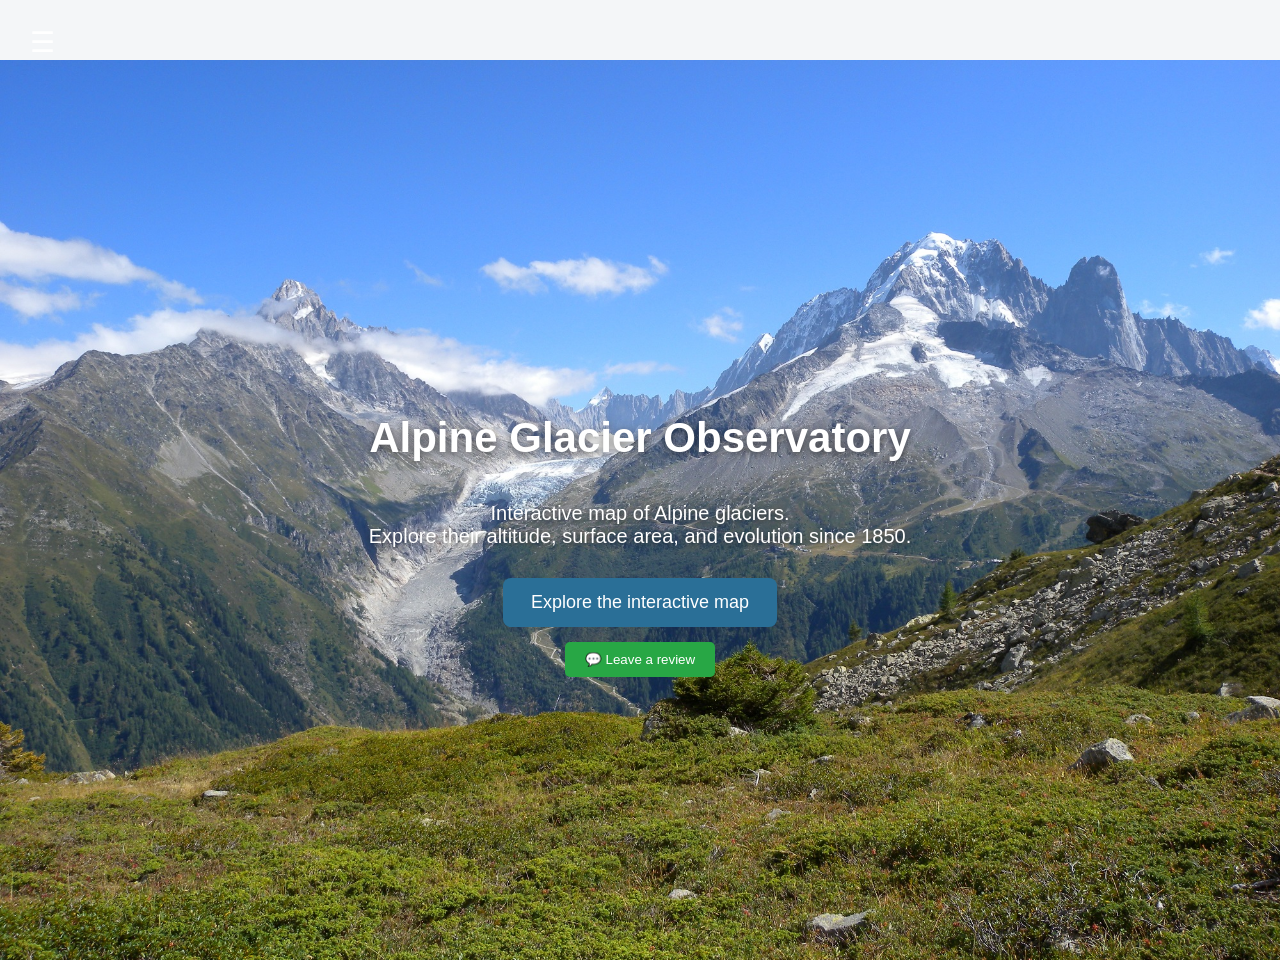
<file: frontend/index-en.html>
<!DOCTYPE html>
<html lang="en">

<head>

<meta charset="UTF-8">
<meta name="viewport" content="width=device-width, initial-scale=1.0">

<meta name="description" content="Interactive observatory of Alpine glaciers: map, statistics and scientific data on glacier evolution in the Alps.">

<meta property="og:title" content="Alpine Glacier Observatory">
<meta property="og:description" content="Interactive observatory of Alpine glaciers: map, statistics and scientific data on glacier evolution.">
<meta property="og:type" content="website">
<meta property="og:image" content="images/glacier-alpes.jpg">
<meta property="og:locale" content="en_US">

<link rel="alternate" hreflang="fr" href="index.html">
<link rel="alternate" hreflang="en" href="index-en.html">

<title>Alpine Glacier Observatory</title>

<link rel="stylesheet" href="style.css">

<style>

.hero {
height:100vh;
background:url("images/glacier-alpes.jpg") center/cover no-repeat;
display:flex;
flex-direction:column;
justify-content:center;
align-items:center;
text-align:center;
color:white;
}

.hero h1{
font-size:42px;
margin-bottom:20px;
text-shadow:0 2px 8px rgba(0,0,0,0.6);
}

.hero p{
font-size:20px;
max-width:700px;
margin-bottom:30px;
text-shadow:0 2px 6px rgba(0,0,0,0.5);
}

.btn-main{
background:#2a6f97;
color:white;
padding:14px 28px;
border-radius:8px;
font-size:18px;
text-decoration:none;
transition:0.2s;
}

.btn-main:hover{
background:#1f5878;
}

.menu-toggle{
position:absolute;
top:20px;
left:20px;
font-size:28px;
background:none;
border:none;
color:white;
cursor:pointer;
}

.mobile-menu{
position:absolute;
top:70px;
left:20px;
background:rgba(0,0,0,0.85);
padding:20px;
border-radius:10px;
display:none;
flex-direction:column;
gap:10px;
}

.mobile-menu a{
color:white;
text-decoration:none;
font-size:18px;
}

.mobile-menu.open{
display:flex;
}

</style>

</head>

<body>

<button class="menu-toggle" onclick="toggleMenu()">☰</button>

<nav id="mobileMenu" class="mobile-menu">

<a href="index-en.html">Home</a>
<a href="map-en.html">Map</a>
<a href="stats-en.html">Statistics</a>
<a href="empreinte-en.html">Carbon footprint</a>
<a href="faune-en.html">Alpine wildlife</a>
<a href="about-en.html">About</a>
<a href="sources-en.html">Sources</a>

<hr>

<a href="index.html">FR</a>
<a href="index-en.html">EN</a>

</nav>

<section class="hero">

<h1>Alpine Glacier Observatory</h1>

<p>
Interactive map of Alpine glaciers.<br>
Explore their altitude, surface area, and evolution since 1850.
</p>

<a href="map-en.html" class="btn-main">
  Explore the interactive map
</a>

<div style="text-align:center; margin-top:15px;">
  <button onclick="window.open('https://forms.gle/KokAtor8d9ZaP1uf8','_blank')"
  style="padding:10px 20px; background:#28a745; color:white; border:none; border-radius:5px; cursor:pointer;">
  💬 Leave a review
</button>
</div>

</section>

<script>
function toggleMenu() {
  const menu = document.getElementById("mobileMenu");
  menu.classList.toggle("open");
}
</script>

</body>
</html>
</file>
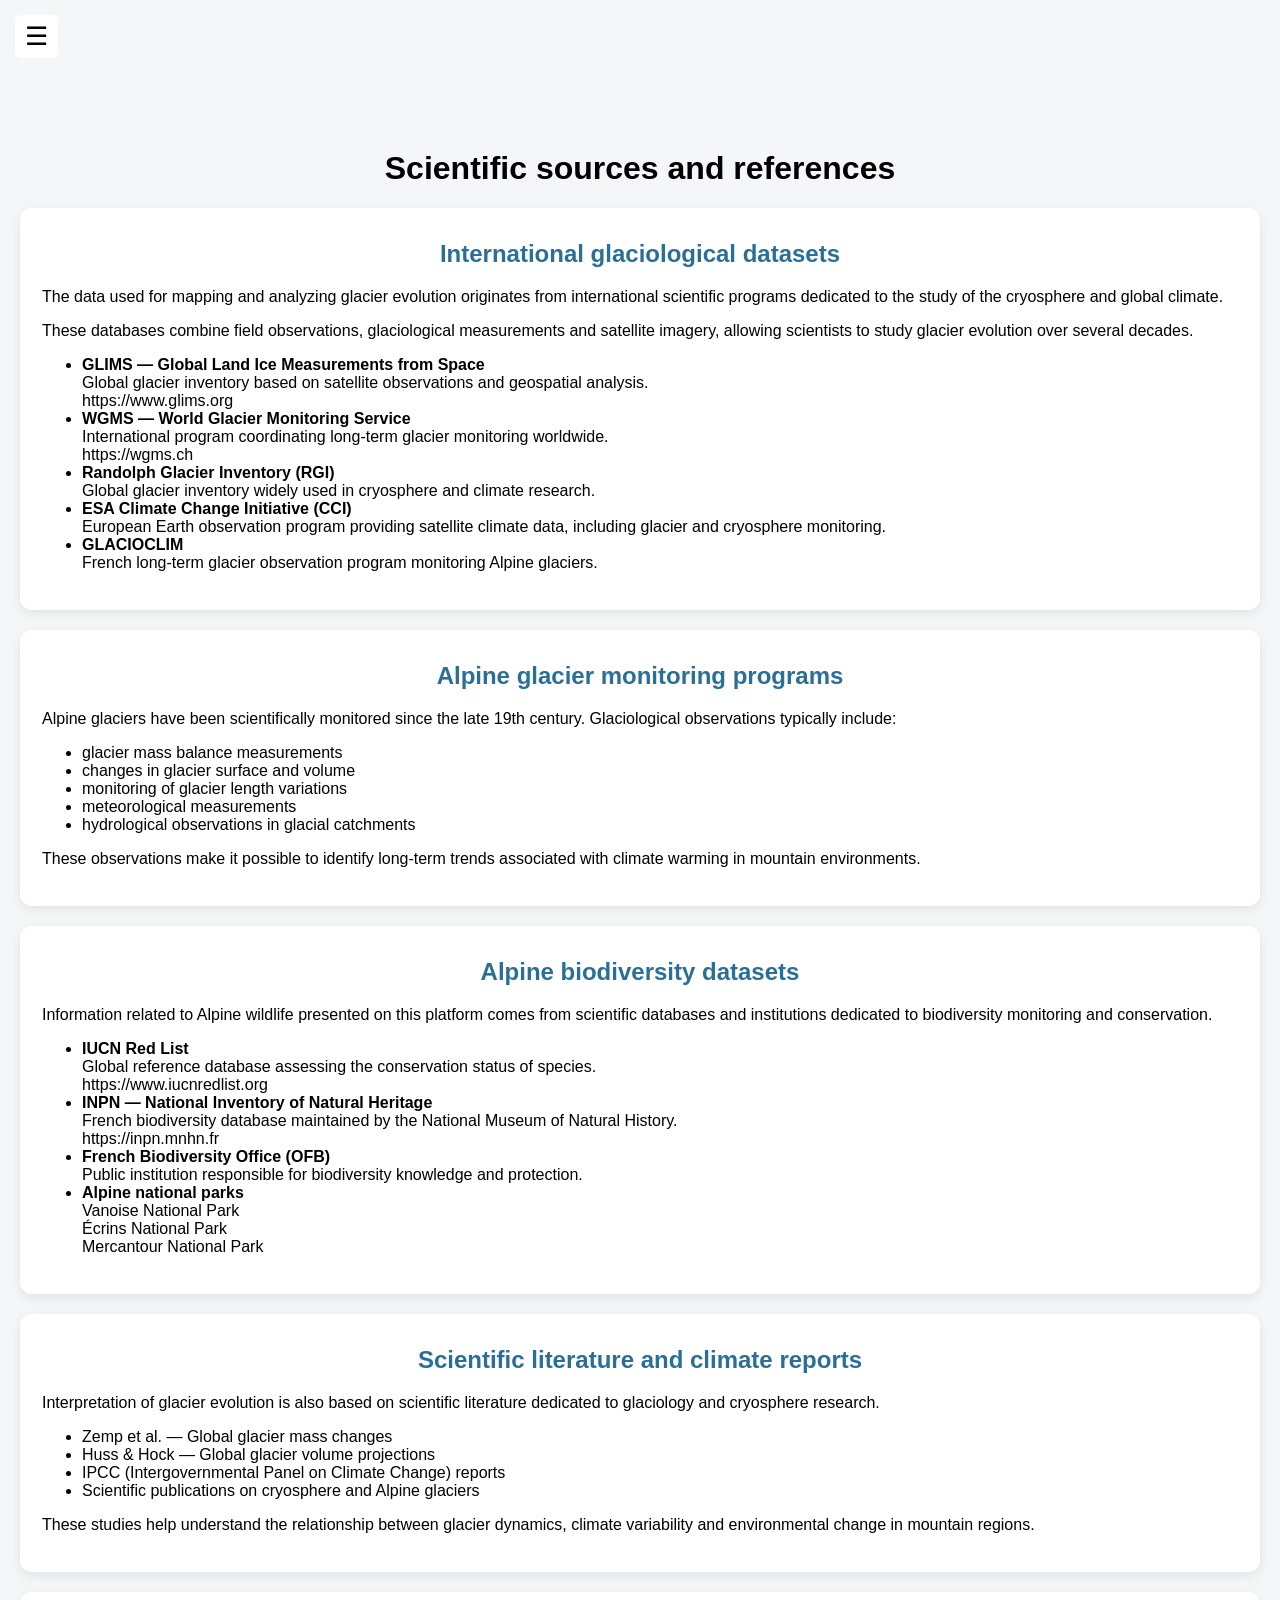
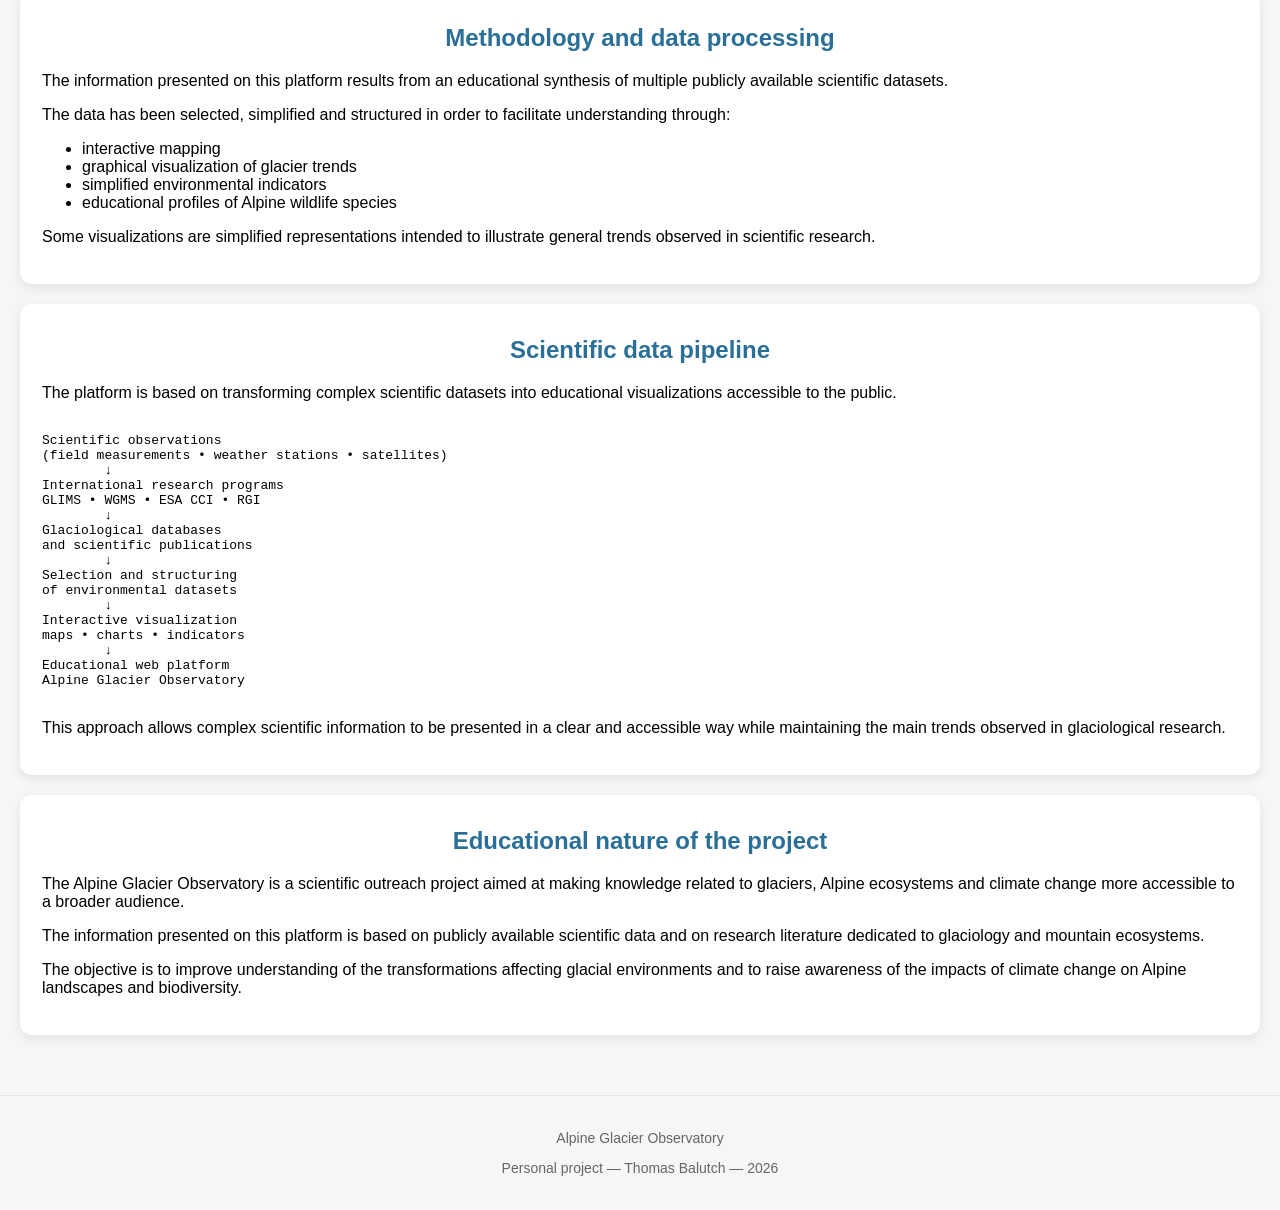
<file: frontend/sources-en.html>
<!DOCTYPE html>
<html lang="en">

<head>

<meta charset="UTF-8">
<meta name="viewport" content="width=device-width, initial-scale=1">

<title>Scientific sources — Alpine Glacier Observatory</title>

<link rel="stylesheet" href="style.css">

</head>


<body>


<!-- BURGER MENU -->

<button class="menu-toggle" onclick="toggleMenu()">☰</button>

<nav id="mobileMenu" class="mobile-menu">

<a href="index-en.html">Home</a>
<a href="stats-en.html">Statistics</a>
<a href="empreinte-en.html">Carbon impact</a>
<a href="faune-en.html">Alpine wildlife</a>
<a href="about-en.html">About</a>
<a href="sources-en.html">Sources</a>

<hr>

<a href="sources.html">FR</a>
<a href="#">EN</a>

</nav>


<div class="container">

<h1>Scientific sources and references</h1>



<div class="card">

<h2>International glaciological datasets</h2>

<p>
The data used for mapping and analyzing glacier evolution originates from
international scientific programs dedicated to the study of the cryosphere
and global climate.
</p>

<p>
These databases combine field observations, glaciological measurements
and satellite imagery, allowing scientists to study glacier evolution
over several decades.
</p>

<ul>

<li>
<strong>GLIMS — Global Land Ice Measurements from Space</strong><br>
Global glacier inventory based on satellite observations and geospatial analysis.<br>
https://www.glims.org
</li>

<li>
<strong>WGMS — World Glacier Monitoring Service</strong><br>
International program coordinating long-term glacier monitoring worldwide.<br>
https://wgms.ch
</li>

<li>
<strong>Randolph Glacier Inventory (RGI)</strong><br>
Global glacier inventory widely used in cryosphere and climate research.
</li>

<li>
<strong>ESA Climate Change Initiative (CCI)</strong><br>
European Earth observation program providing satellite climate data,
including glacier and cryosphere monitoring.
</li>

<li>
<strong>GLACIOCLIM</strong><br>
French long-term glacier observation program monitoring Alpine glaciers.
</li>

</ul>

</div>



<div class="card">

<h2>Alpine glacier monitoring programs</h2>

<p>
Alpine glaciers have been scientifically monitored since the late
19th century. Glaciological observations typically include:
</p>

<ul>

<li>glacier mass balance measurements</li>
<li>changes in glacier surface and volume</li>
<li>monitoring of glacier length variations</li>
<li>meteorological measurements</li>
<li>hydrological observations in glacial catchments</li>

</ul>

<p>
These observations make it possible to identify long-term trends
associated with climate warming in mountain environments.
</p>

</div>



<div class="card">

<h2>Alpine biodiversity datasets</h2>

<p>
Information related to Alpine wildlife presented on this platform
comes from scientific databases and institutions dedicated to
biodiversity monitoring and conservation.
</p>

<ul>

<li>
<strong>IUCN Red List</strong><br>
Global reference database assessing the conservation status of species.<br>
https://www.iucnredlist.org
</li>

<li>
<strong>INPN — National Inventory of Natural Heritage</strong><br>
French biodiversity database maintained by the National Museum of Natural History.<br>
https://inpn.mnhn.fr
</li>

<li>
<strong>French Biodiversity Office (OFB)</strong><br>
Public institution responsible for biodiversity knowledge and protection.
</li>

<li>
<strong>Alpine national parks</strong><br>
Vanoise National Park<br>
Écrins National Park<br>
Mercantour National Park
</li>

</ul>

</div>



<div class="card">

<h2>Scientific literature and climate reports</h2>

<p>
Interpretation of glacier evolution is also based on scientific
literature dedicated to glaciology and cryosphere research.
</p>

<ul>

<li>Zemp et al. — Global glacier mass changes</li>
<li>Huss & Hock — Global glacier volume projections</li>
<li>IPCC (Intergovernmental Panel on Climate Change) reports</li>
<li>Scientific publications on cryosphere and Alpine glaciers</li>

</ul>

<p>
These studies help understand the relationship between glacier dynamics,
climate variability and environmental change in mountain regions.
</p>

</div>



<div class="card">

<h2>Methodology and data processing</h2>

<p>
The information presented on this platform results from an educational
synthesis of multiple publicly available scientific datasets.
</p>

<p>
The data has been selected, simplified and structured in order to
facilitate understanding through:
</p>

<ul>

<li>interactive mapping</li>
<li>graphical visualization of glacier trends</li>
<li>simplified environmental indicators</li>
<li>educational profiles of Alpine wildlife species</li>

</ul>

<p>
Some visualizations are simplified representations intended to illustrate
general trends observed in scientific research.
</p>

</div>



<div class="card">

<h2>Scientific data pipeline</h2>

<p>
The platform is based on transforming complex scientific datasets
into educational visualizations accessible to the public.
</p>

<pre>

Scientific observations
(field measurements • weather stations • satellites)
        ↓
International research programs
GLIMS • WGMS • ESA CCI • RGI
        ↓
Glaciological databases
and scientific publications
        ↓
Selection and structuring
of environmental datasets
        ↓
Interactive visualization
maps • charts • indicators
        ↓
Educational web platform
Alpine Glacier Observatory

</pre>

<p>
This approach allows complex scientific information to be presented
in a clear and accessible way while maintaining the main trends
observed in glaciological research.
</p>

</div>



<div class="card">

<h2>Educational nature of the project</h2>

<p>
The Alpine Glacier Observatory is a scientific outreach project
aimed at making knowledge related to glaciers, Alpine ecosystems
and climate change more accessible to a broader audience.
</p>

<p>
The information presented on this platform is based on publicly
available scientific data and on research literature dedicated
to glaciology and mountain ecosystems.
</p>

<p>
The objective is to improve understanding of the transformations
affecting glacial environments and to raise awareness of the
impacts of climate change on Alpine landscapes and biodiversity.
</p>

</div>



</div>



<footer class="footer">

<p>Alpine Glacier Observatory</p>
<p>Personal project — Thomas Balutch — 2026</p>

</footer>



<script>

function toggleMenu() {

const menu = document.getElementById("mobileMenu");

menu.classList.toggle("open");

}

</script>


</body>
</html>
</file>
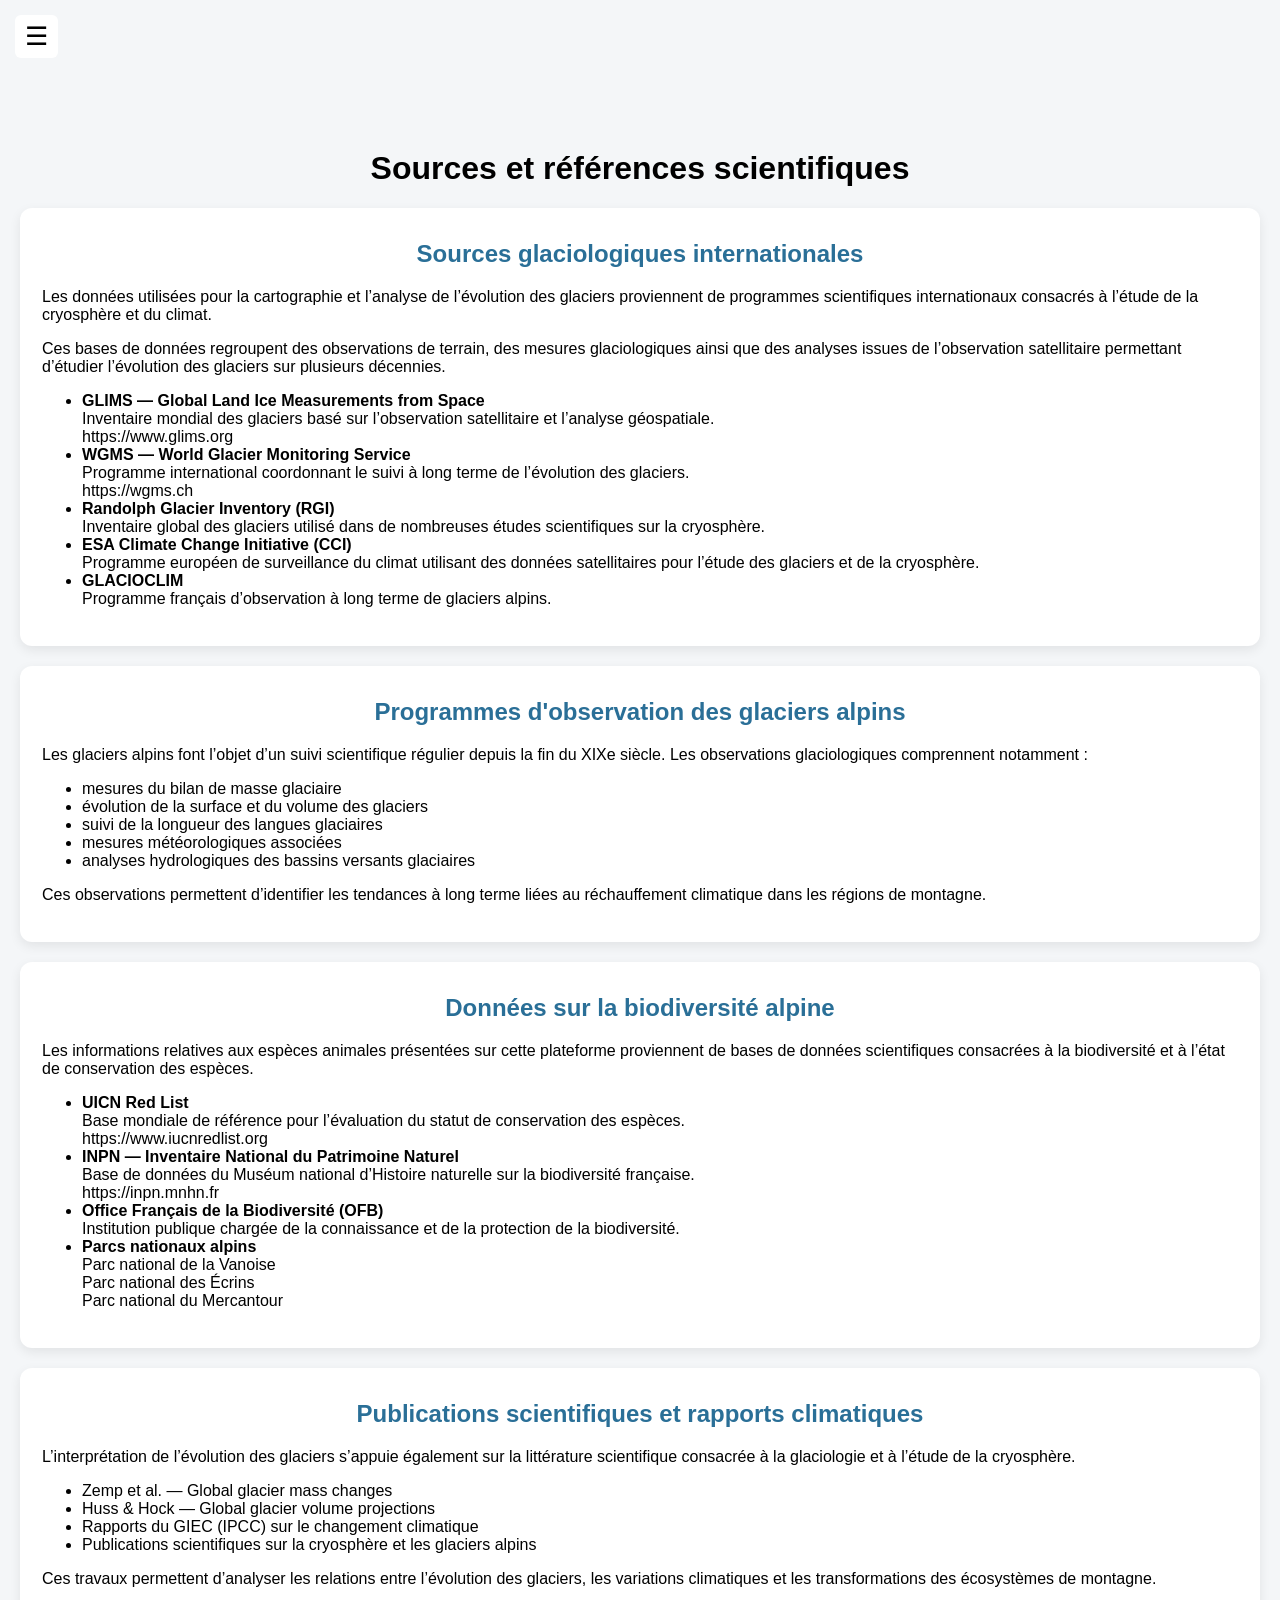
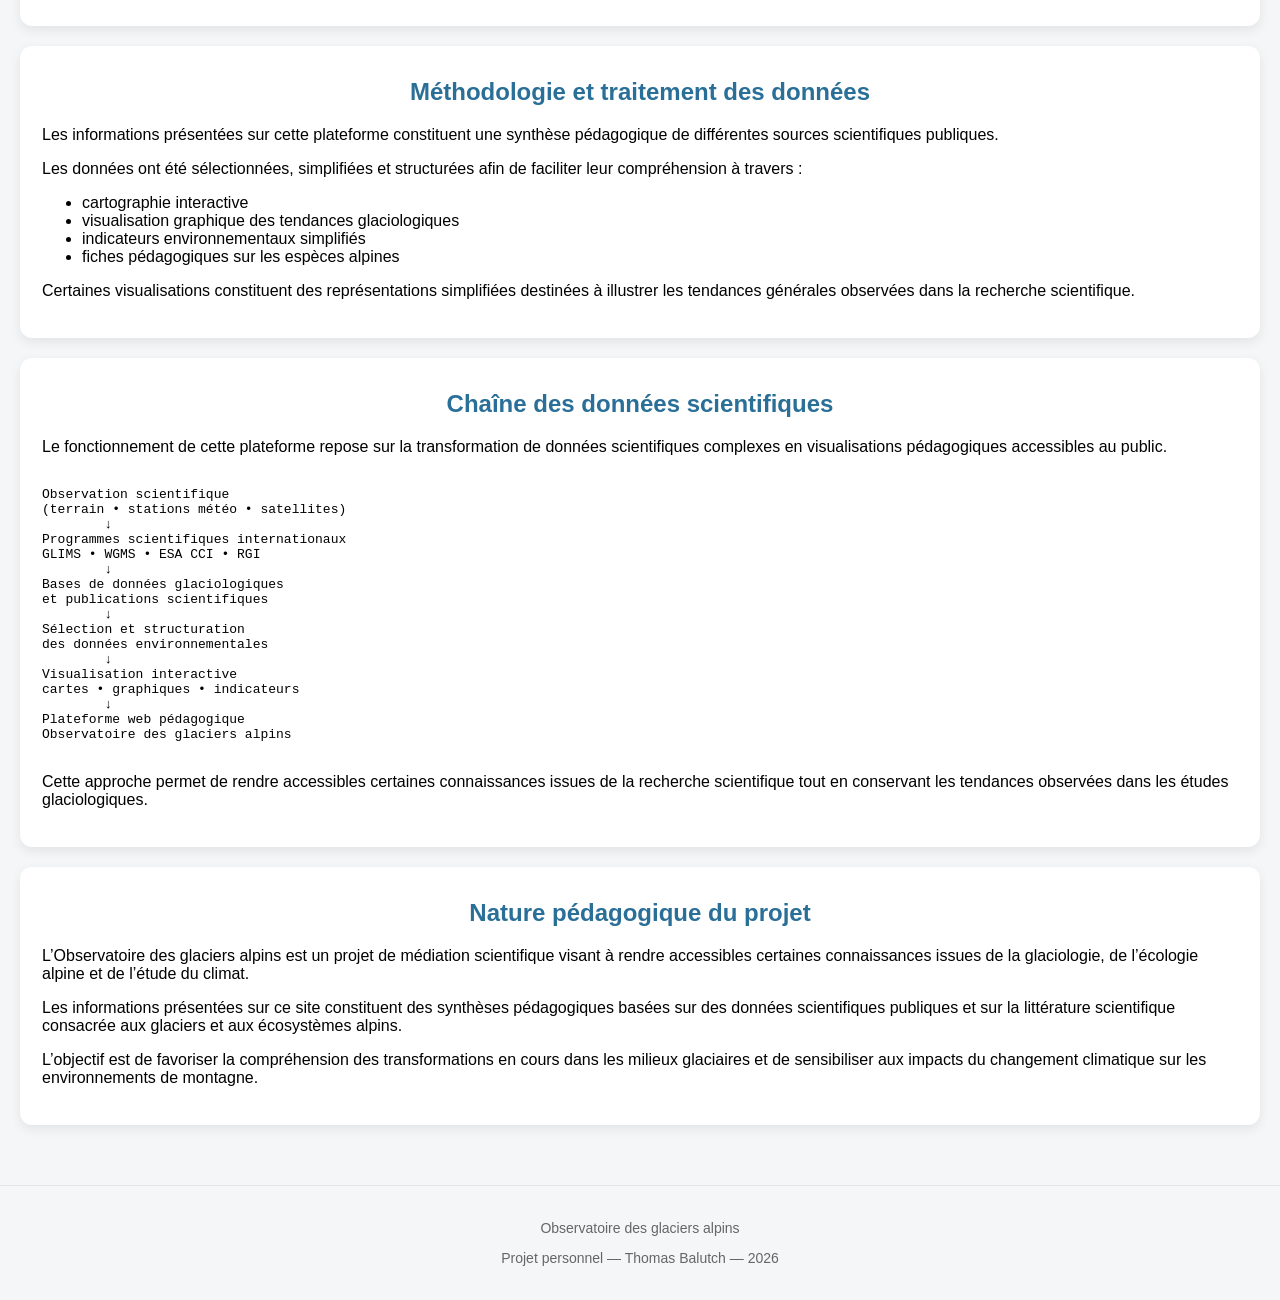
<file: frontend/sources.html>
<!DOCTYPE html>
<html lang="fr">

<head>

<meta charset="UTF-8">
<meta name="viewport" content="width=device-width, initial-scale=1">

<title>Sources et références — Observatoire des glaciers alpins</title>

<link rel="stylesheet" href="style.css">

</head>


<body>


<!-- MENU BURGER -->

<button class="menu-toggle" onclick="toggleMenu()">☰</button>

<nav id="mobileMenu" class="mobile-menu">

<a href="index.html">Accueil</a>
<a href="stats.html">Statistiques</a>
<a href="empreinte.html">Impact carbone</a>
<a href="faune.html">Faune alpine</a>
<a href="about.html">À propos</a>
<a href="sources.html">Sources</a>

<hr>

<a href="#">FR</a>
<a href="#">EN</a>

</nav>


<div class="container">

<h1>Sources et références scientifiques</h1>



<div class="card">

<h2>Sources glaciologiques internationales</h2>

<p>
Les données utilisées pour la cartographie et l’analyse de l’évolution des glaciers proviennent de programmes scientifiques internationaux consacrés à l’étude de la cryosphère et du climat.
</p>

<p>
Ces bases de données regroupent des observations de terrain, des mesures glaciologiques ainsi que des analyses issues de l’observation satellitaire permettant d’étudier l’évolution des glaciers sur plusieurs décennies.
</p>

<ul>

<li>
<strong>GLIMS — Global Land Ice Measurements from Space</strong><br>
Inventaire mondial des glaciers basé sur l’observation satellitaire et l’analyse géospatiale.<br>
https://www.glims.org
</li>

<li>
<strong>WGMS — World Glacier Monitoring Service</strong><br>
Programme international coordonnant le suivi à long terme de l’évolution des glaciers.<br>
https://wgms.ch
</li>

<li>
<strong>Randolph Glacier Inventory (RGI)</strong><br>
Inventaire global des glaciers utilisé dans de nombreuses études scientifiques sur la cryosphère.
</li>

<li>
<strong>ESA Climate Change Initiative (CCI)</strong><br>
Programme européen de surveillance du climat utilisant des données satellitaires pour l’étude des glaciers et de la cryosphère.
</li>

<li>
<strong>GLACIOCLIM</strong><br>
Programme français d’observation à long terme de glaciers alpins.
</li>

</ul>

</div>



<div class="card">

<h2>Programmes d'observation des glaciers alpins</h2>

<p>
Les glaciers alpins font l’objet d’un suivi scientifique régulier depuis la fin du XIXe siècle. Les observations glaciologiques comprennent notamment :
</p>

<ul>

<li>mesures du bilan de masse glaciaire</li>
<li>évolution de la surface et du volume des glaciers</li>
<li>suivi de la longueur des langues glaciaires</li>
<li>mesures météorologiques associées</li>
<li>analyses hydrologiques des bassins versants glaciaires</li>

</ul>

<p>
Ces observations permettent d’identifier les tendances à long terme liées au réchauffement climatique dans les régions de montagne.
</p>

</div>



<div class="card">

<h2>Données sur la biodiversité alpine</h2>

<p>
Les informations relatives aux espèces animales présentées sur cette plateforme proviennent de bases de données scientifiques consacrées à la biodiversité et à l’état de conservation des espèces.
</p>

<ul>

<li>
<strong>UICN Red List</strong><br>
Base mondiale de référence pour l’évaluation du statut de conservation des espèces.<br>
https://www.iucnredlist.org
</li>

<li>
<strong>INPN — Inventaire National du Patrimoine Naturel</strong><br>
Base de données du Muséum national d’Histoire naturelle sur la biodiversité française.<br>
https://inpn.mnhn.fr
</li>

<li>
<strong>Office Français de la Biodiversité (OFB)</strong><br>
Institution publique chargée de la connaissance et de la protection de la biodiversité.
</li>

<li>
<strong>Parcs nationaux alpins</strong><br>
Parc national de la Vanoise<br>
Parc national des Écrins<br>
Parc national du Mercantour
</li>

</ul>

</div>



<div class="card">

<h2>Publications scientifiques et rapports climatiques</h2>

<p>
L’interprétation de l’évolution des glaciers s’appuie également sur la littérature scientifique consacrée à la glaciologie et à l’étude de la cryosphère.
</p>

<ul>

<li>Zemp et al. — Global glacier mass changes</li>
<li>Huss & Hock — Global glacier volume projections</li>
<li>Rapports du GIEC (IPCC) sur le changement climatique</li>
<li>Publications scientifiques sur la cryosphère et les glaciers alpins</li>

</ul>

<p>
Ces travaux permettent d’analyser les relations entre l’évolution des glaciers, les variations climatiques et les transformations des écosystèmes de montagne.
</p>

</div>



<div class="card">

<h2>Méthodologie et traitement des données</h2>

<p>
Les informations présentées sur cette plateforme constituent une synthèse pédagogique de différentes sources scientifiques publiques.
</p>

<p>
Les données ont été sélectionnées, simplifiées et structurées afin de faciliter leur compréhension à travers :
</p>

<ul>

<li>cartographie interactive</li>
<li>visualisation graphique des tendances glaciologiques</li>
<li>indicateurs environnementaux simplifiés</li>
<li>fiches pédagogiques sur les espèces alpines</li>

</ul>

<p>
Certaines visualisations constituent des représentations simplifiées destinées à illustrer les tendances générales observées dans la recherche scientifique.
</p>

</div>



<div class="card">

<h2>Chaîne des données scientifiques</h2>

<p>
Le fonctionnement de cette plateforme repose sur la transformation de données scientifiques complexes en visualisations pédagogiques accessibles au public.
</p>

<pre>

Observation scientifique
(terrain • stations météo • satellites)
        ↓
Programmes scientifiques internationaux
GLIMS • WGMS • ESA CCI • RGI
        ↓
Bases de données glaciologiques
et publications scientifiques
        ↓
Sélection et structuration
des données environnementales
        ↓
Visualisation interactive
cartes • graphiques • indicateurs
        ↓
Plateforme web pédagogique
Observatoire des glaciers alpins

</pre>

<p>
Cette approche permet de rendre accessibles certaines connaissances issues de la recherche scientifique tout en conservant les tendances observées dans les études glaciologiques.
</p>

</div>



<div class="card">

<h2>Nature pédagogique du projet</h2>

<p>
L’Observatoire des glaciers alpins est un projet de médiation scientifique visant à rendre accessibles certaines connaissances issues de la glaciologie, de l’écologie alpine et de l’étude du climat.
</p>

<p>
Les informations présentées sur ce site constituent des synthèses pédagogiques basées sur des données scientifiques publiques et sur la littérature scientifique consacrée aux glaciers et aux écosystèmes alpins.
</p>

<p>
L’objectif est de favoriser la compréhension des transformations en cours dans les milieux glaciaires et de sensibiliser aux impacts du changement climatique sur les environnements de montagne.
</p>

</div>



</div>



<footer class="footer">

<p>Observatoire des glaciers alpins</p>
<p>Projet personnel — Thomas Balutch — 2026</p>

</footer>



<script>

function toggleMenu() {

const menu = document.getElementById("mobileMenu");

menu.classList.toggle("open");

}

</script>


</body>
</html>
</file>
<file: frontend/style.css>
/* =========================
GLOBAL
========================= */

body{
font-family:Inter, Arial, sans-serif;
background:#f4f6f8;
margin:0;
padding-top:60px;
}

h1{
text-align:center;
margin-top:70px;
}

h2{
color:#2a6f97;
text-align:center;
font-size:24px;
font-weight:700;
margin-bottom:20px;
margin-top:10px;
}

/* =========================
LAYOUT
========================= */

.container{
max-width:1400px;
margin:auto;
padding:20px;
}

.card{
background:#ffffff;
padding:22px;
border-radius:12px;
box-shadow:0 4px 12px rgba(0,0,0,0.08);
margin-top:20px;
}

.muted{
color:#6c757d;
font-size:14px;
}

/* =========================
MAP
========================= */

#map{
width:100%;
height:500px;
border-radius:12px;
margin:30px 0;
}

/* =========================
GRID
========================= */

.grid{
display:grid;
grid-template-columns:repeat(3,1fr);
gap:20px;
}

.dashboard-grid{
display:grid;
grid-template-columns:repeat(3,1fr);
gap:22px;
}

/* =========================
CHARTS
========================= */

.chart-section{
display:grid;
grid-template-columns:420px 1fr;
gap:40px;
align-items:center;
}

.chart-graph{
background:white;
padding:16px;
border-radius:10px;
box-shadow:0 4px 12px rgba(0,0,0,0.08);
position:relative;
height:220px;
width:100%;
}

/* important pour Chart.js */

.chart-graph canvas{
width:100% !important;
height:100% !important;
}

/* =========================
DASHBOARD CARDS
========================= */

.dashboard-card{
background:#ffffff;
padding:22px;
border-radius:12px;
box-shadow:0 4px 12px rgba(0,0,0,0.08);
border:1px solid #e5e5e5;
}

.dashboard-card h3{
font-size:20px;
color:#2a6f97;
margin-bottom:14px;
}

/* =========================
BUTTONS
========================= */

.btn{
padding:10px 16px;
border-radius:8px;
border:1px solid #d0d7de;
background:#ffffff;
cursor:pointer;
transition:0.2s;
}

.btn:hover{
background:#e8f4ff;
border-color:#2a6f97;
}

.btn.primary{
background:#2a6f97;
color:white;
border-color:#2a6f97;
}

/* =========================
INPUTS
========================= */

input,select{
border:1px solid #d0d7de;
border-radius:8px;
padding:10px;
font-size:15px;
width:100%;
}

input:focus,select:focus{
border-color:#2a6f97;
outline:none;
box-shadow:0 0 0 3px rgba(42,111,151,0.15);
}

/* =========================
KPI
========================= */

.kpi{
display:grid;
grid-template-columns:repeat(3,1fr);
gap:20px;
margin-top:20px;
}

.box{
background:#e8f4ff;
border-radius:12px;
padding:20px;
text-align:center;
border:1px solid #cfe2f3;
}

.box .value{
font-size:34px;
font-weight:700;
color:#2a6f97;
}

/* =========================
FAUNA PAGE
========================= */

.faune-grid{
display:grid;
grid-template-columns:repeat(auto-fit,minmax(260px,1fr));
gap:18px;
margin-top:20px;
}

.faune-card{
cursor:pointer;
}

.faune-photo{
width:100%;
height:160px;
object-fit:cover;
border-radius:8px;
margin-bottom:8px;
}

/* zoom image */

#zoom-overlay{
position:fixed;
top:0;
left:0;
width:100%;
height:100%;
background:rgba(0,0,0,0.8);
display:none;
justify-content:center;
align-items:center;
z-index:999;
}

#zoom-overlay img{
max-width:90%;
max-height:90%;
border-radius:8px;
}

/* =========================
MENU
========================= */

.menu-toggle{
position:fixed;
top:15px;
left:15px;
font-size:26px;
background:white;
border:none;
border-radius:6px;
padding:6px 10px;
cursor:pointer;
z-index:1100;
}

.mobile-menu{
position:fixed;
top:60px;
left:15px;
background:rgba(0,0,0,0.9);
padding:15px;
border-radius:10px;
display:none;
flex-direction:column;
z-index:1000;
}

.mobile-menu a{
color:white;
text-decoration:none;
padding:8px 10px;
display:block;
font-size:16px;
}

.mobile-menu.open{
display:flex;
}

/* =========================
FOOTER
========================= */

.footer{
margin-top:40px;
padding:20px;
text-align:center;
font-size:14px;
color:#666;
border-top:1px solid #e5e5e5;
}

/* =========================
RESPONSIVE
========================= */

@media (max-width:900px){

.grid{
grid-template-columns:1fr;
}

.dashboard-grid{
grid-template-columns:1fr;
}

.kpi{
grid-template-columns:1fr;
}

.faune-grid{
grid-template-columns:1fr;
}

.chart-section{
grid-template-columns:1fr;
}

}

@media (max-width:768px){

body{
padding-top:80px;
}

#map{
height:320px;
}

.chart-graph{
height:420px;
}

.btn{
width:100%;
margin-top:8px;
}

}
/* HERO IMAGE */

.hero{
height:320px;
overflow:hidden;
}

.hero img{
width:100%;
height:100%;
object-fit:cover;
display:block;
}

/* amélioration dashboards */

.card h3{
    font-size:1.25rem;
    font-weight:700;
    margin-bottom:6px;
}

.chart-description{
    margin:6px 0 16px;
    font-size:0.95rem;
    line-height:1.5;
    color:#555;
    font-weight:500;
}

.chart-graph{
    background:#f7f9fb;
    padding:12px;
    border-radius:8px;
}

.evolution-card h3{
    font-weight:700;
}

#lineHint{
    margin-top:8px;
    font-size:0.9rem;
    color:#666;
}
.science-list{
margin:10px 0 16px 20px;
line-height:1.6;
}
</file>
